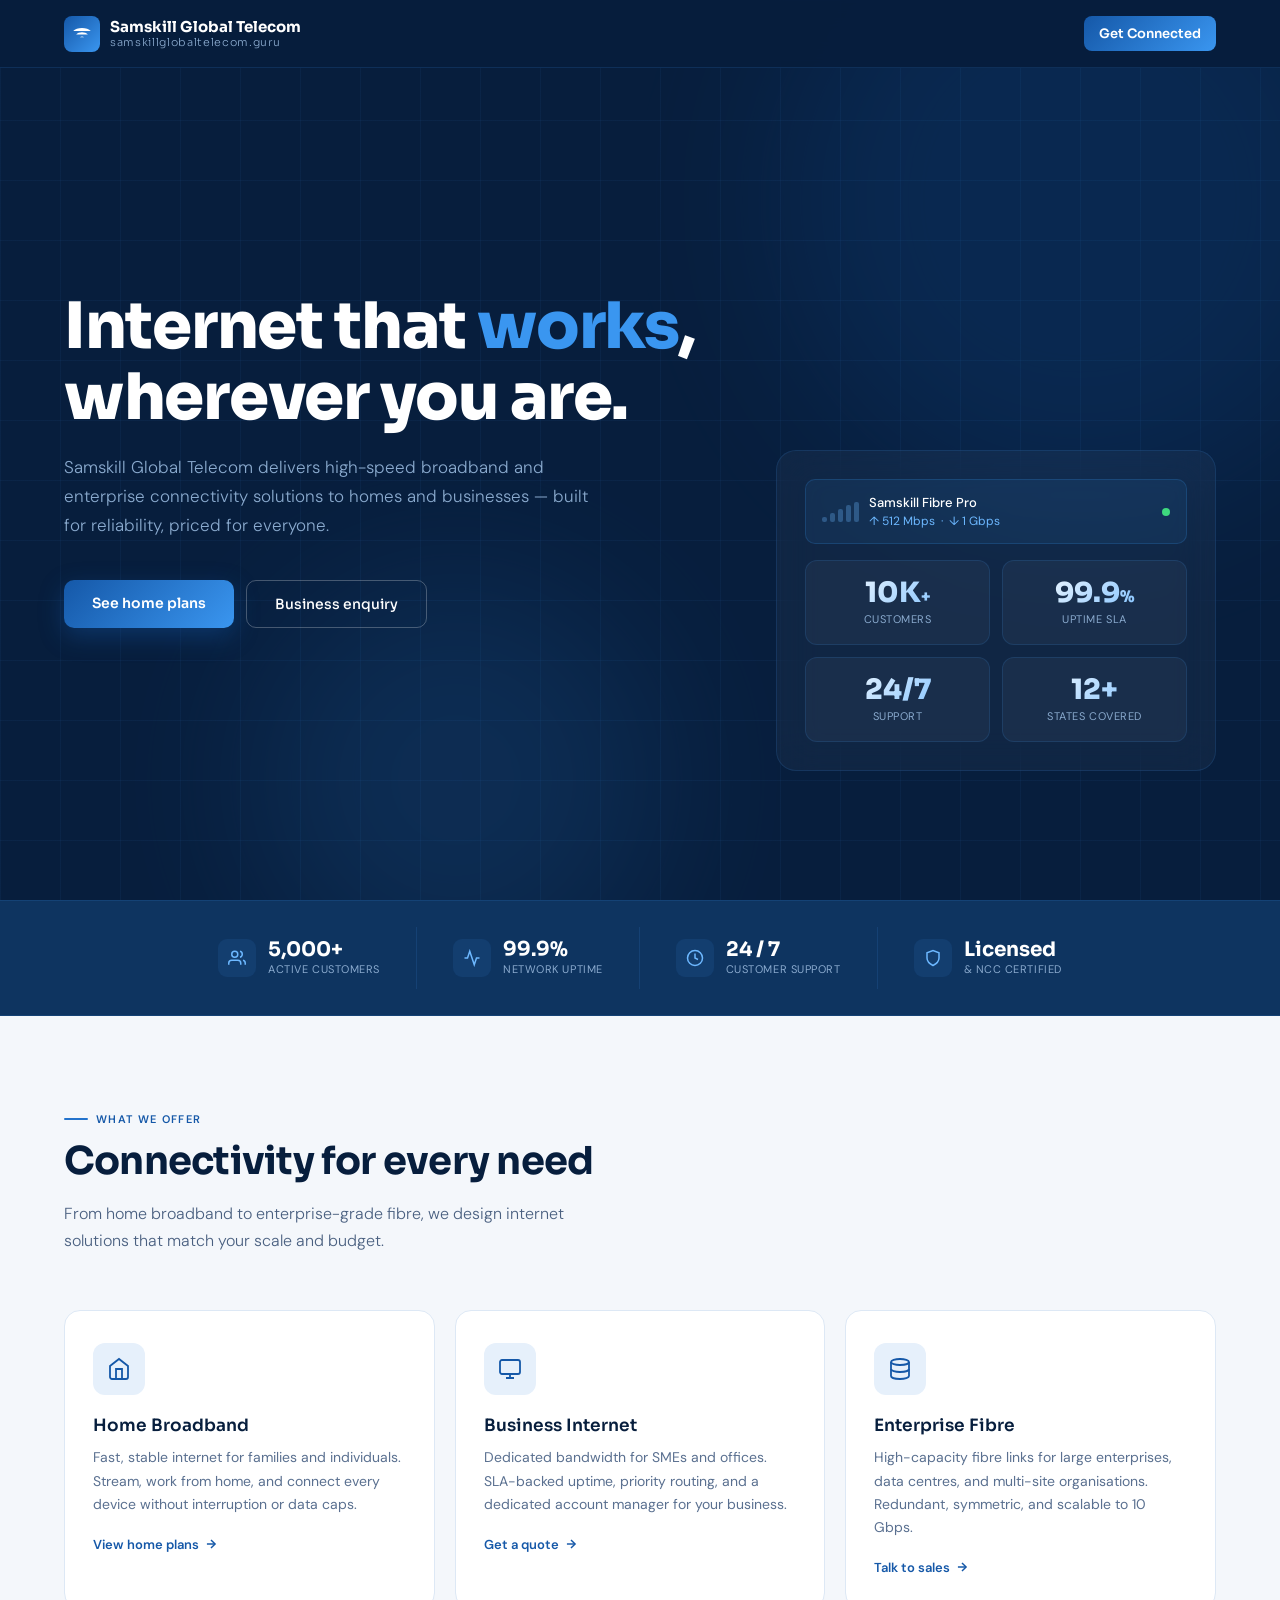
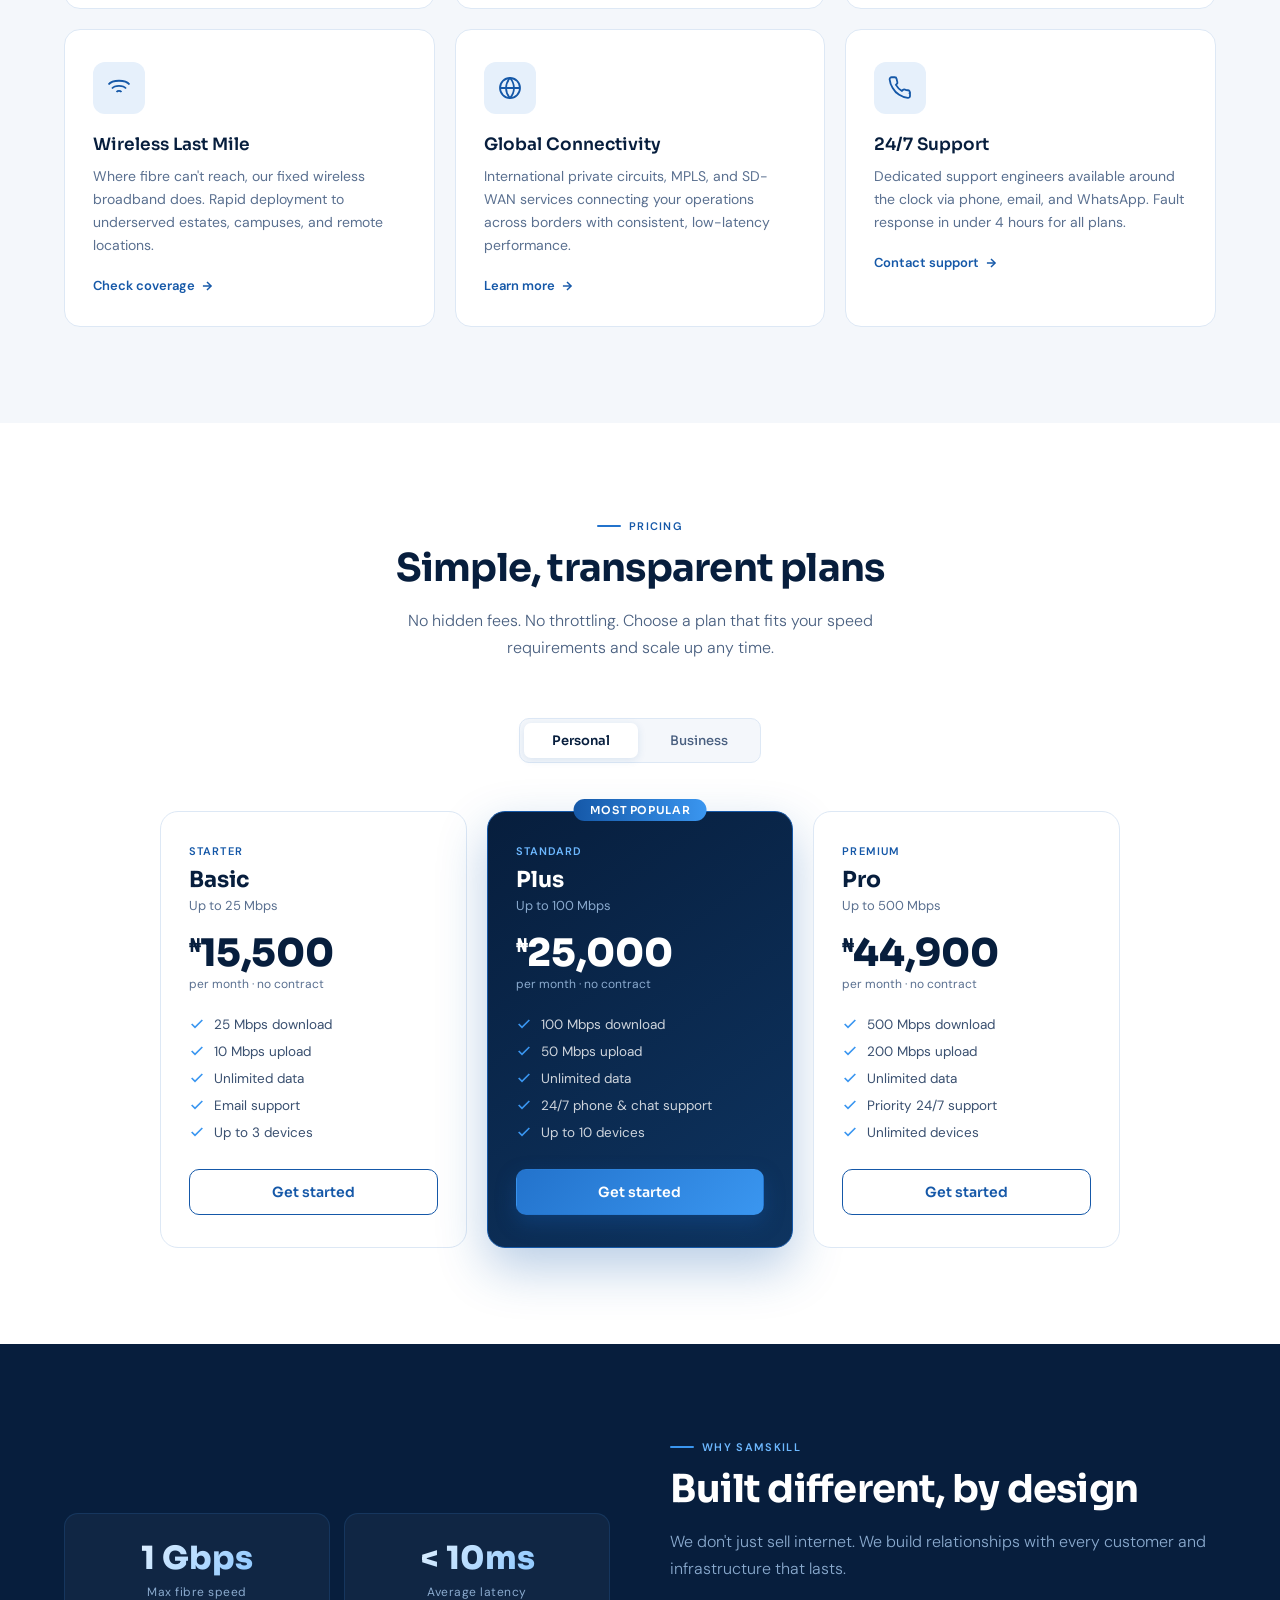
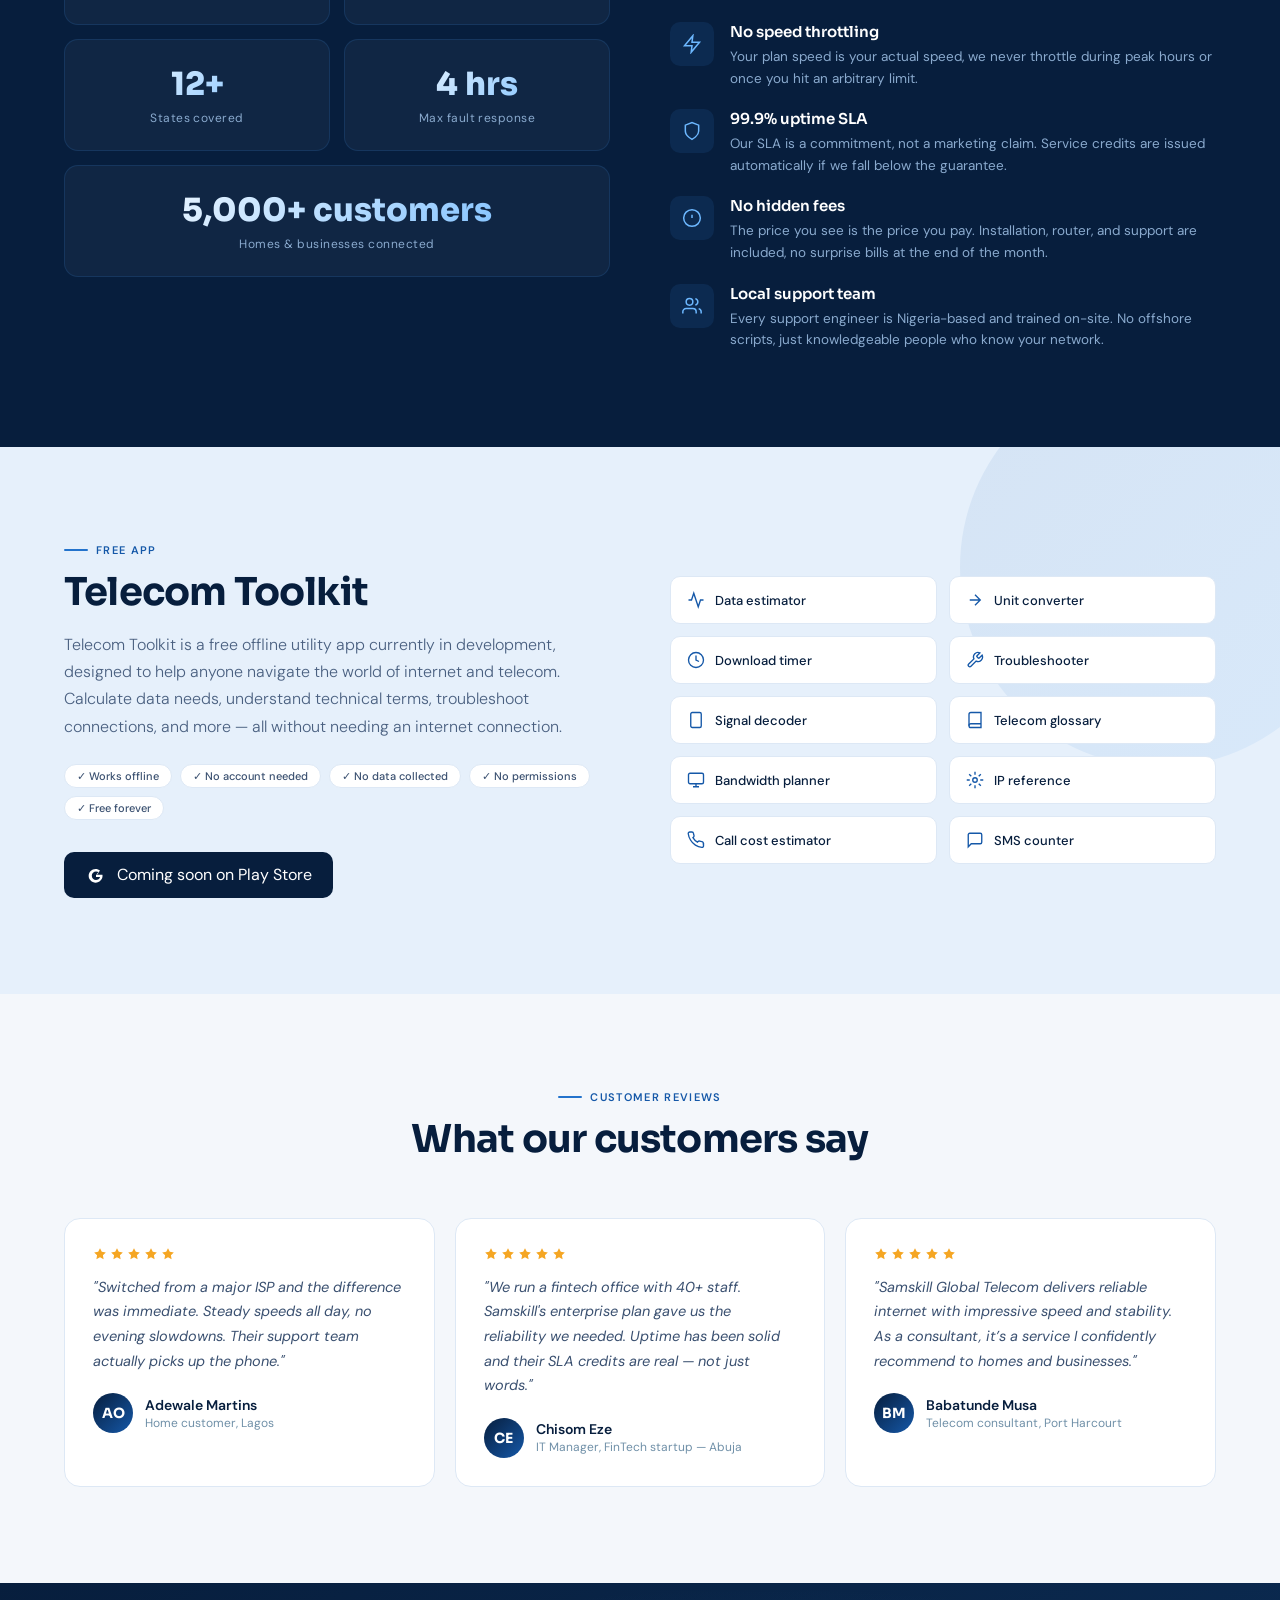
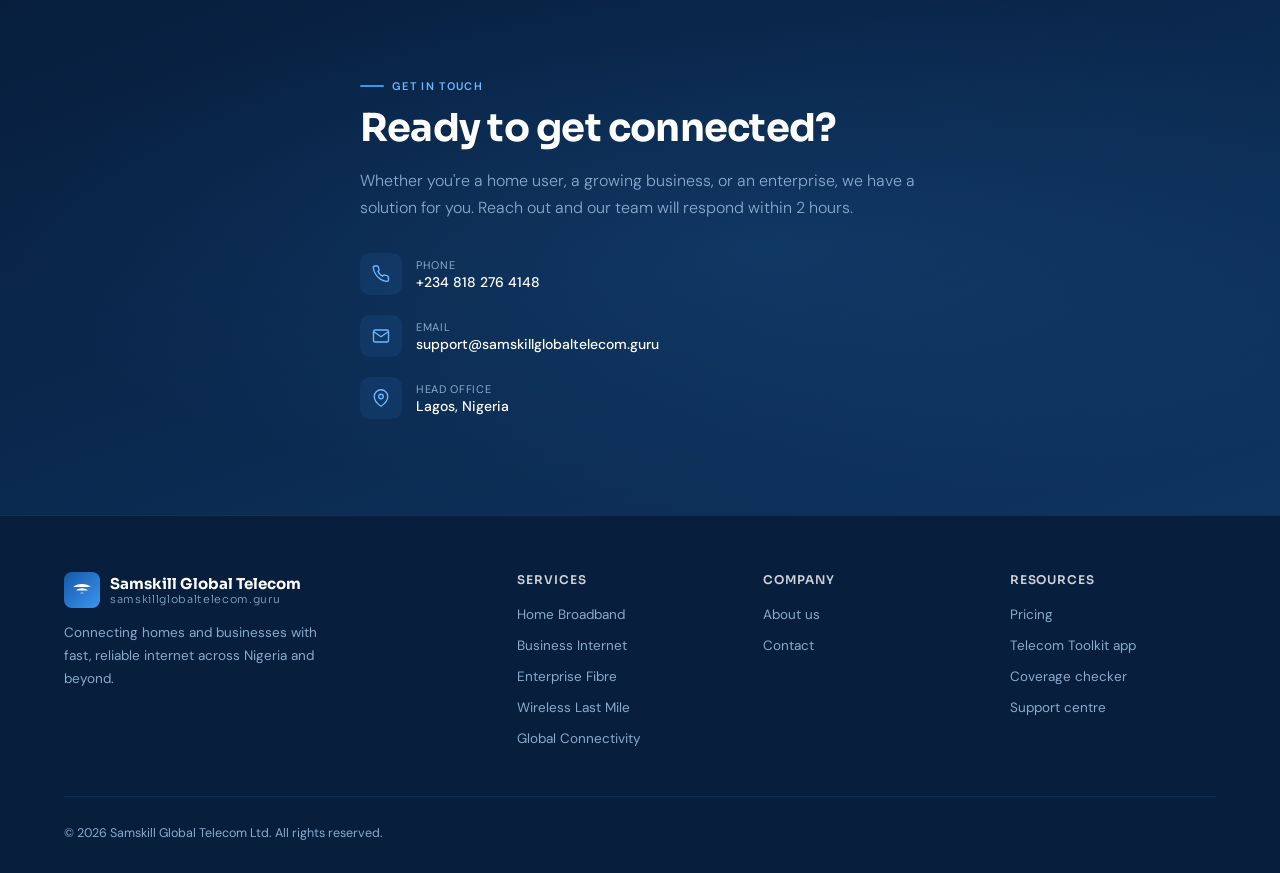
<file: index.html>
<!doctype html>
<html lang="en">
  <head>
    <meta charset="UTF-8" />
    <meta name="viewport" content="width=device-width, initial-scale=1.0" />
    <title>
      Samskill Global Telecom — Global Connectivity, Local Reliability
    </title>
    <link rel="shortcut icon" href="./favicon.ico" type="image/x-icon">
    <link rel="preconnect" href="https://fonts.googleapis.com" />
    <link
      href="https://fonts.googleapis.com/css2?family=Sora:wght@300;400;500;600;700;800&family=DM+Sans:ital,wght@0,300;0,400;0,500;1,300&display=swap"
      rel="stylesheet"
    />
    <link rel="stylesheet" href="./style.css">
  </head>
  <body>
    <!-- NAV -->
    <nav id="navbar">
      <a href="#hero" class="nav-logo">
        <div class="nav-logo-icon">
          <svg viewBox="0 0 24 24">
            <path
              d="M1.5 8.5C5.4 3.5 18.6 3.5 22.5 8.5M5 12.5C7.8 9 16.2 9 19 12.5M9.5 16C10.8 14.5 13.2 14.5 14.5 16M12 20v.01"
            />
          </svg>
        </div>
        <div class="nav-logo-text">
          Samskill Global Telecom
          <span>samskillglobaltelecom.guru</span>
        </div>
      </a>
      <a href="#contact" class="nav-cta">Get Connected</a>
    </nav>

    <!-- HERO -->
    <section id="hero">
      <div class="hero-bg">
        <div class="hero-orb hero-orb-1"></div>
        <div class="hero-orb hero-orb-2"></div>
        <div class="hero-grid-lines"></div>
      </div>

      <div class="hero-content">
        <div></div>
        <h1>Internet that <em>works</em>,<br />wherever you are.</h1>
        <p class="hero-sub">
          Samskill Global Telecom delivers high-speed broadband and enterprise
          connectivity solutions to homes and businesses — built for
          reliability, priced for everyone.
        </p>
        <div class="hero-actions">
          <a href="#plans" class="btn-primary">See home plans</a>
          <a href="#contact" class="btn-outline">Business enquiry</a>
        </div>
      </div>

      <div class="hero-visual">
        <div class="hero-card">
          <div class="hero-signal">
            <div class="signal-bars">
              <span></span><span></span><span></span><span></span><span></span>
            </div>
            <div class="signal-info">
              <div class="signal-name">Samskill Fibre Pro</div>
              <div class="signal-speed">↑ 512 Mbps &nbsp;·&nbsp; ↓ 1 Gbps</div>
            </div>
            <div class="signal-dot"></div>
          </div>
          <div class="hero-stat-grid">
            <div class="hero-stat">
              <div class="hero-stat-num">
                10K<span style="font-size: 16px">+</span>
              </div>
              <div class="hero-stat-label">Customers</div>
            </div>
            <div class="hero-stat">
              <div class="hero-stat-num">
                99.9<span style="font-size: 16px">%</span>
              </div>
              <div class="hero-stat-label">Uptime SLA</div>
            </div>
            <div class="hero-stat">
              <div class="hero-stat-num">24/7</div>
              <div class="hero-stat-label">Support</div>
            </div>
            <div class="hero-stat">
              <div class="hero-stat-num">12+</div>
              <div class="hero-stat-label">States covered</div>
            </div>
          </div>
        </div>
      </div>
    </section>

    <!-- TRUST BAR -->
    <div id="trust">
      <div class="trust-item">
        <div class="trust-icon">
          <svg viewBox="0 0 24 24">
            <path d="M17 21v-2a4 4 0 0 0-4-4H5a4 4 0 0 0-4 4v2" />
            <circle cx="9" cy="7" r="4" />
            <path d="M23 21v-2a4 4 0 0 0-3-3.87" />
            <path d="M16 3.13a4 4 0 0 1 0 7.75" />
          </svg>
        </div>
        <div>
          <div class="trust-num">5,000+</div>
          <div class="trust-label">Active customers</div>
        </div>
      </div>
      <div class="trust-item">
        <div class="trust-icon">
          <svg viewBox="0 0 24 24">
            <polyline points="22 12 18 12 15 21 9 3 6 12 2 12" />
          </svg>
        </div>
        <div>
          <div class="trust-num">99.9%</div>
          <div class="trust-label">Network uptime</div>
        </div>
      </div>
      <div class="trust-item">
        <div class="trust-icon">
          <svg viewBox="0 0 24 24">
            <circle cx="12" cy="12" r="10" />
            <polyline points="12 6 12 12 16 14" />
          </svg>
        </div>
        <div>
          <div class="trust-num">24 / 7</div>
          <div class="trust-label">Customer support</div>
        </div>
      </div>
      <div class="trust-item">
        <div class="trust-icon">
          <svg viewBox="0 0 24 24">
            <path d="M12 22s8-4 8-10V5l-8-3-8 3v7c0 6 8 10 8 10z" />
          </svg>
        </div>
        <div>
          <div class="trust-num">Licensed</div>
          <div class="trust-label">& NCC certified</div>
        </div>
      </div>
    </div>

    <!-- SERVICES -->
    <section id="services">
      <div class="section-header">
        <div class="section-label">What we offer</div>
        <h2 class="section-title">Connectivity for every need</h2>
        <p class="section-sub">
          From home broadband to enterprise-grade fibre, we design internet
          solutions that match your scale and budget.
        </p>
      </div>
      <div class="services-grid">
        <div class="service-card">
          <div class="service-icon">
            <svg viewBox="0 0 24 24">
              <path d="M3 9l9-7 9 7v11a2 2 0 0 1-2 2H5a2 2 0 0 1-2-2z" />
              <polyline points="9 22 9 12 15 12 15 22" />
            </svg>
          </div>
          <h3>Home Broadband</h3>
          <p>
            Fast, stable internet for families and individuals. Stream, work
            from home, and connect every device without interruption or data
            caps.
          </p>
          <a href="#plans" class="service-link">View home plans
            <svg viewBox="0 0 24 24">
              <line x1="5" y1="12" x2="19" y2="12" />
              <polyline points="12 5 19 12 12 19" />
            </svg>
          </a>
        </div>
        <div class="service-card">
          <div class="service-icon">
            <svg viewBox="0 0 24 24">
              <rect x="2" y="3" width="20" height="14" rx="2" />
              <line x1="8" y1="21" x2="16" y2="21" />
              <line x1="12" y1="17" x2="12" y2="21" />
            </svg>
          </div>
          <h3>Business Internet</h3>
          <p>
            Dedicated bandwidth for SMEs and offices. SLA-backed uptime,
            priority routing, and a dedicated account manager for your business.
          </p>
          <a href="#contact" class="service-link"
            >Get a quote
            <svg viewBox="0 0 24 24">
              <line x1="5" y1="12" x2="19" y2="12" />
              <polyline points="12 5 19 12 12 19" /></svg>
          </a>
        </div>
        <div class="service-card">
          <div class="service-icon">
            <svg viewBox="0 0 24 24">
              <ellipse cx="12" cy="5" rx="9" ry="3" />
              <path d="M21 12c0 1.66-4 3-9 3s-9-1.34-9-3" />
              <path d="M3 5v14c0 1.66 4 3 9 3s9-1.34 9-3V5" />
            </svg>
          </div>
          <h3>Enterprise Fibre</h3>
          <p>
            High-capacity fibre links for large enterprises, data centres, and
            multi-site organisations. Redundant, symmetric, and scalable to 10
            Gbps.
          </p>
          <a href="#contact" class="service-link"
            >Talk to sales
            <svg viewBox="0 0 24 24">
              <line x1="5" y1="12" x2="19" y2="12" />
              <polyline points="12 5 19 12 12 19" /></svg>
          </a>
        </div>
        <div class="service-card">
          <div class="service-icon">
            <svg viewBox="0 0 24 24">
              <path
                d="M1.5 8.5C5.4 3.5 18.6 3.5 22.5 8.5M5 12.5C7.8 9 16.2 9 19 12.5M9.5 16C10.8 14.5 13.2 14.5 14.5 16M12 20v.01"
              />
            </svg>
          </div>
          <h3>Wireless Last Mile</h3>
          <p>
            Where fibre can't reach, our fixed wireless broadband does. Rapid
            deployment to underserved estates, campuses, and remote locations.
          </p>
          <a href="#contact" class="service-link"
            >Check coverage
            <svg viewBox="0 0 24 24">
              <line x1="5" y1="12" x2="19" y2="12" />
              <polyline points="12 5 19 12 12 19" /></svg>
          </a>
        </div>
        <div class="service-card">
          <div class="service-icon">
            <svg viewBox="0 0 24 24">
              <circle cx="12" cy="12" r="10" />
              <line x1="2" y1="12" x2="22" y2="12" />
              <path
                d="M12 2a15.3 15.3 0 0 1 4 10 15.3 15.3 0 0 1-4 10 15.3 15.3 0 0 1-4-10 15.3 15.3 0 0 1 4-10z"
              />
            </svg>
          </div>
          <h3>Global Connectivity</h3>
          <p>
            International private circuits, MPLS, and SD-WAN services connecting
            your operations across borders with consistent, low-latency
            performance.
          </p>
          <a href="#contact" class="service-link"
            >Learn more
            <svg viewBox="0 0 24 24">
              <line x1="5" y1="12" x2="19" y2="12" />
              <polyline points="12 5 19 12 12 19" /></svg>
          </a>
        </div>
        <div class="service-card">
          <div class="service-icon">
            <svg viewBox="0 0 24 24">
              <path
                d="M22 16.92v3a2 2 0 0 1-2.18 2 19.79 19.79 0 0 1-8.63-3.07A19.5 19.5 0 0 1 4.69 12a19.79 19.79 0 0 1-3.07-8.67A2 2 0 0 1 3.6 1.27h3a2 2 0 0 1 2 1.72c.127.96.361 1.903.7 2.81a2 2 0 0 1-.45 2.11L7.91 8.91a16 16 0 0 0 6 6l.92-.92a2 2 0 0 1 2.11-.45c.907.339 1.85.573 2.81.7A2 2 0 0 1 21.73 16.92z"
              />
            </svg>
          </div>
          <h3>24/7 Support</h3>
          <p>
            Dedicated support engineers available around the clock via phone,
            email, and WhatsApp. Fault response in under 4 hours for all plans.
          </p>
          <a href="#contact" class="service-link"
            >Contact support
            <svg viewBox="0 0 24 24">
              <line x1="5" y1="12" x2="19" y2="12" />
              <polyline points="12 5 19 12 12 19" /></svg>
          </a>
        </div>
      </div>
    </section>

    <!-- PLANS -->
    <section id="plans">
      <div
        class="section-header"
        style="
          text-align: center;
          max-width: 600px;
          margin-left: auto;
          margin-right: auto;
        "
      >
        <div class="section-label" style="justify-content: center">Pricing</div>
        <h2 class="section-title">Simple, transparent plans</h2>
        <p class="section-sub" style="margin: 0 auto">
          No hidden fees. No throttling. Choose a plan that fits your speed
          requirements and scale up any time.
        </p>
      </div>

      <div class="plans-toggle-wrap">
        <div class="plans-toggle">
          <button
            class="toggle-btn active"
            id="btn-personal"
            onclick="switchPlans('personal')"
          >
            Personal
          </button>
          <button
            class="toggle-btn"
            id="btn-business"
            onclick="switchPlans('business')"
          >
            Business
          </button>
        </div>
      </div>

      <!-- Personal Plans -->
      <div class="plans-data" id="plans-personal">
        <div class="plans-grid">
          <div class="plan-card">
            <div class="plan-tier">Starter</div>
            <div class="plan-name">Basic</div>
            <div class="plan-speed">Up to 25 Mbps</div>
            <div class="plan-price">
              <div class="plan-price-num"><sup>₦</sup>15,500</div>
              <div class="plan-price-period">per month · no contract</div>
            </div>
            <ul class="plan-features">
              <li>
                <svg viewBox="0 0 24 24">
                  <polyline points="20 6 9 17 4 12" />
                </svg>
                25 Mbps download
              </li>
              <li>
                <svg viewBox="0 0 24 24">
                  <polyline points="20 6 9 17 4 12" />
                </svg>
                10 Mbps upload
              </li>
              <li>
                <svg viewBox="0 0 24 24">
                  <polyline points="20 6 9 17 4 12" />
                </svg>
                Unlimited data
              </li>
              <li>
                <svg viewBox="0 0 24 24">
                  <polyline points="20 6 9 17 4 12" />
                </svg>
                Email support
              </li>
              <li>
                <svg viewBox="0 0 24 24">
                  <polyline points="20 6 9 17 4 12" />
                </svg>
                Up to 3 devices
              </li>
            </ul>
            <a href="#contact" class="plan-cta-btn">Get started</a>
          </div>
          <div class="plan-card popular">
            <div class="plan-popular-badge">MOST POPULAR</div>
            <div class="plan-tier">Standard</div>
            <div class="plan-name">Plus</div>
            <div class="plan-speed">Up to 100 Mbps</div>
            <div class="plan-price">
              <div class="plan-price-num"><sup>₦</sup>25,000</div>
              <div class="plan-price-period">per month · no contract</div>
            </div>
            <ul class="plan-features">
              <li>
                <svg viewBox="0 0 24 24">
                  <polyline points="20 6 9 17 4 12" />
                </svg>
                100 Mbps download
              </li>
              <li>
                <svg viewBox="0 0 24 24">
                  <polyline points="20 6 9 17 4 12" />
                </svg>
                50 Mbps upload
              </li>
              <li>
                <svg viewBox="0 0 24 24">
                  <polyline points="20 6 9 17 4 12" />
                </svg>
                Unlimited data
              </li>
              <li>
                <svg viewBox="0 0 24 24">
                  <polyline points="20 6 9 17 4 12" />
                </svg>
                24/7 phone & chat support
              </li>
              <li>
                <svg viewBox="0 0 24 24">
                  <polyline points="20 6 9 17 4 12" />
                </svg>
                Up to 10 devices
              </li>
            </ul>
            <a href="#contact" class="plan-cta-btn">Get started</a>
          </div>
          <div class="plan-card">
            <div class="plan-tier">Premium</div>
            <div class="plan-name">Pro</div>
            <div class="plan-speed">Up to 500 Mbps</div>
            <div class="plan-price">
              <div class="plan-price-num"><sup>₦</sup>44,900</div>
              <div class="plan-price-period">per month · no contract</div>
            </div>
            <ul class="plan-features">
              <li>
                <svg viewBox="0 0 24 24">
                  <polyline points="20 6 9 17 4 12" />
                </svg>
                500 Mbps download
              </li>
              <li>
                <svg viewBox="0 0 24 24">
                  <polyline points="20 6 9 17 4 12" />
                </svg>
                200 Mbps upload
              </li>
              <li>
                <svg viewBox="0 0 24 24">
                  <polyline points="20 6 9 17 4 12" />
                </svg>
                Unlimited data
              </li>
              <li>
                <svg viewBox="0 0 24 24">
                  <polyline points="20 6 9 17 4 12" />
                </svg>
                Priority 24/7 support
              </li>
              <li>
                <svg viewBox="0 0 24 24">
                  <polyline points="20 6 9 17 4 12" />
                </svg>
                Unlimited devices
              </li>
            </ul>
            <a href="#contact" class="plan-cta-btn">Get started</a>
          </div>
        </div>
      </div>

      <!-- Business Plans -->
      <div class="plans-business" id="plans-business">
        <div class="plans-grid">
          <div class="plan-card">
            <div class="plan-tier">Business</div>
            <div class="plan-name">Office</div>
            <div class="plan-speed">Up to 100 Mbps symmetric</div>
            <div class="plan-price">
              <div class="plan-price-num"><sup>₦</sup>49,900</div>
              <div class="plan-price-period">per month · 12-month contract</div>
            </div>
            <ul class="plan-features">
              <li>
                <svg viewBox="0 0 24 24">
                  <polyline points="20 6 9 17 4 12" />
                </svg>
                100 Mbps symmetric
              </li>
              <li>
                <svg viewBox="0 0 24 24">
                  <polyline points="20 6 9 17 4 12" />
                </svg>
                Static IP address
              </li>
              <li>
                <svg viewBox="0 0 24 24">
                  <polyline points="20 6 9 17 4 12" />
                </svg>
                99.5% uptime SLA
              </li>
              <li>
                <svg viewBox="0 0 24 24">
                  <polyline points="20 6 9 17 4 12" />
                </svg>
                Business support line
              </li>
              <li>
                <svg viewBox="0 0 24 24">
                  <polyline points="20 6 9 17 4 12" />
                </svg>
                Up to 25 devices
              </li>
            </ul>
            <a href="#contact" class="plan-cta-btn">Get a quote</a>
          </div>
          <div class="plan-card popular">
            <div class="plan-popular-badge">MOST POPULAR</div>
            <div class="plan-tier">Business</div>
            <div class="plan-name">Enterprise</div>
            <div class="plan-speed">Up to 500 Mbps symmetric</div>
            <div class="plan-price">
              <div class="plan-price-num"><sup>₦</sup>119,900</div>
              <div class="plan-price-period">per month · 12-month contract</div>
            </div>
            <ul class="plan-features">
              <li>
                <svg viewBox="0 0 24 24">
                  <polyline points="20 6 9 17 4 12" />
                </svg>
                500 Mbps symmetric
              </li>
              <li>
                <svg viewBox="0 0 24 24">
                  <polyline points="20 6 9 17 4 12" />
                </svg>
                Multiple static IPs
              </li>
              <li>
                <svg viewBox="0 0 24 24">
                  <polyline points="20 6 9 17 4 12" />
                </svg>
                99.9% uptime SLA
              </li>
              <li>
                <svg viewBox="0 0 24 24">
                  <polyline points="20 6 9 17 4 12" />
                </svg>
                Dedicated account manager
              </li>
              <li>
                <svg viewBox="0 0 24 24">
                  <polyline points="20 6 9 17 4 12" />
                </svg>
                Unlimited devices
              </li>
            </ul>
            <a href="#contact" class="plan-cta-btn">Get a quote</a>
          </div>
          <div class="plan-card">
            <div class="plan-tier">Business</div>
            <div class="plan-name">Fibre Plus</div>
            <div class="plan-speed">1 Gbps+ symmetric</div>
            <div class="plan-price">
              <div class="plan-price-num">Custom</div>
              <div class="plan-price-period">tailored to your needs</div>
            </div>
            <ul class="plan-features">
              <li>
                <svg viewBox="0 0 24 24">
                  <polyline points="20 6 9 17 4 12" />
                </svg>
                1 Gbps+ symmetric
              </li>
              <li>
                <svg viewBox="0 0 24 24">
                  <polyline points="20 6 9 17 4 12" />
                </svg>
                Full IP block
              </li>
              <li>
                <svg viewBox="0 0 24 24">
                  <polyline points="20 6 9 17 4 12" />
                </svg>
                99.99% uptime SLA
              </li>
              <li>
                <svg viewBox="0 0 24 24">
                  <polyline points="20 6 9 17 4 12" />
                </svg>
                On-site engineer support
              </li>
              <li>
                <svg viewBox="0 0 24 24">
                  <polyline points="20 6 9 17 4 12" />
                </svg>
                Redundant links
              </li>
            </ul>
            <a href="#contact" class="plan-cta-btn">Contact sales</a>
          </div>
        </div>
      </div>
    </section>

    <!-- WHY CHOOSE US -->
    <section id="why">
      <div class="why-grid">
        <div class="why-visual">
          <div class="why-metric">
            <div class="why-metric-num">1 Gbps</div>
            <div class="why-metric-label">Max fibre speed</div>
          </div>
          <div class="why-metric">
            <div class="why-metric-num">&lt; 10ms</div>
            <div class="why-metric-label">Average latency</div>
          </div>
          <div class="why-metric">
            <div class="why-metric-num">12+</div>
            <div class="why-metric-label">States covered</div>
          </div>
          <div class="why-metric">
            <div class="why-metric-num">4 hrs</div>
            <div class="why-metric-label">Max fault response</div>
          </div>
          <div class="why-metric span-2">
            <div class="why-metric-num">5,000+ customers</div>
            <div class="why-metric-label">Homes & businesses connected</div>
          </div>
        </div>

        <div>
          <div class="section-label">Why Samskill</div>
          <h2 class="section-title">Built different, by design</h2>
          <p class="section-sub" style="margin-bottom: 2.5rem">
            We don't just sell internet. We build relationships with every
            customer and infrastructure that lasts.
          </p>
          <div class="why-points">
            <div class="why-point">
              <div class="why-point-icon">
                <svg viewBox="0 0 24 24">
                  <path d="M13 2L3 14h9l-1 8 10-12h-9l1-8z" />
                </svg>
              </div>
              <div>
                <h4>No speed throttling</h4>
                <p>
                  Your plan speed is your actual speed, we never throttle
                  during peak hours or once you hit an arbitrary limit.
                </p>
              </div>
            </div>
            <div class="why-point">
              <div class="why-point-icon">
                <svg viewBox="0 0 24 24">
                  <path d="M12 22s8-4 8-10V5l-8-3-8 3v7c0 6 8 10 8 10z" />
                </svg>
              </div>
              <div>
                <h4>99.9% uptime SLA</h4>
                <p>
                  Our SLA is a commitment, not a marketing claim. Service
                  credits are issued automatically if we fall below the
                  guarantee.
                </p>
              </div>
            </div>
            <div class="why-point">
              <div class="why-point-icon">
                <svg viewBox="0 0 24 24">
                  <circle cx="12" cy="12" r="10" />
                  <line x1="12" y1="8" x2="12" y2="12" />
                  <line x1="12" y1="16" x2="12.01" y2="16" />
                </svg>
              </div>
              <div>
                <h4>No hidden fees</h4>
                <p>
                  The price you see is the price you pay. Installation, router,
                  and support are included, no surprise bills at the end of the
                  month.
                </p>
              </div>
            </div>
            <div class="why-point">
              <div class="why-point-icon">
                <svg viewBox="0 0 24 24">
                  <path d="M17 21v-2a4 4 0 0 0-4-4H5a4 4 0 0 0-4 4v2" />
                  <circle cx="9" cy="7" r="4" />
                  <path d="M23 21v-2a4 4 0 0 0-3-3.87" />
                  <path d="M16 3.13a4 4 0 0 1 0 7.75" />
                </svg>
              </div>
              <div>
                <h4>Local support team</h4>
                <p>
                  Every support engineer is Nigeria-based and trained on-site.
                  No offshore scripts, just knowledgeable people who know your
                  network.
                </p>
              </div>
            </div>
          </div>
        </div>
      </div>
    </section>

    <!-- APP SECTION -->
    <section id="app">
      <div class="app-grid">
        <div>
          <div class="section-label">Free app</div>
          <h2 class="section-title">Telecom Toolkit</h2>
          <p class="section-sub">
            Telecom Toolkit is a free offline utility app currently in development, 
            designed to help anyone navigate the world of internet and telecom. 
            Calculate data needs, understand technical terms, troubleshoot 
            connections, and more — all without needing an internet connection.
          </p>

          <div class="app-badges">
            <span class="app-badge">✓ Works offline</span>
            <span class="app-badge">✓ No account needed</span>
            <span class="app-badge">✓ No data collected</span>
            <span class="app-badge">✓ No permissions</span>
            <span class="app-badge">✓ Free forever</span>
          </div>

          <div class="app-store-btns">
            <a href="#app" class="app-store-btn">
              <svg viewBox="0 0 24 24">
                <path
                  d="M12.954 11.616L15.204 9.366C14.441 8.603 13.316 8.14 12.001 8.14c-2.53 0-4.592 2.062-4.592 4.592s2.062 4.591 4.592 4.591c2.143 0 3.92-1.374 4.461-3.246h-4.461v-2.461h7.001c.081.427.124.865.124 1.316 0 4.138-3.362 7.5-7.5 7.5C7.357 20.432 4 17.075 4 12.937S7.357 5.437 11.495 5.437c1.898 0 3.627.702 4.935 1.851l-3.476 3.476v.852z"
                />
              </svg>
              <div>
                <div class="app-store-label">Coming soon on Play Store</div>
              </div>
            </a>
          </div>
        </div>

        <div>
          <div class="app-tools-grid">
            <div class="app-tool-chip">
              <svg viewBox="0 0 24 24">
                <polyline points="22 12 18 12 15 21 9 3 6 12 2 12" />
              </svg>
              <span>Data estimator</span>
            </div>
            <div class="app-tool-chip">
              <svg viewBox="0 0 24 24"><path d="M5 12h14M12 5l7 7-7 7" /></svg>
              <span>Unit converter</span>
            </div>
            <div class="app-tool-chip">
              <svg viewBox="0 0 24 24">
                <circle cx="12" cy="12" r="10" />
                <polyline points="12 6 12 12 16 14" />
              </svg>
              <span>Download timer</span>
            </div>
            <div class="app-tool-chip">
              <svg viewBox="0 0 24 24">
                <path
                  d="M14.7 6.3a1 1 0 0 0 0 1.4l1.6 1.6a1 1 0 0 0 1.4 0l3.77-3.77a6 6 0 0 1-7.94 7.94l-6.91 6.91a2.12 2.12 0 0 1-3-3l6.91-6.91a6 6 0 0 1 7.94-7.94l-3.76 3.76z"
                />
              </svg>
              <span>Troubleshooter</span>
            </div>
            <div class="app-tool-chip">
              <svg viewBox="0 0 24 24">
                <rect x="5" y="2" width="14" height="20" rx="2" />
                <line x1="12" y1="18" x2="12" y2="18" />
              </svg>
              <span>Signal decoder</span>
            </div>
            <div class="app-tool-chip">
              <svg viewBox="0 0 24 24">
                <path d="M4 19.5A2.5 2.5 0 0 1 6.5 17H20" />
                <path
                  d="M6.5 2H20v20H6.5A2.5 2.5 0 0 1 4 19.5v-15A2.5 2.5 0 0 1 6.5 2z"
                />
              </svg>
              <span>Telecom glossary</span>
            </div>
            <div class="app-tool-chip">
              <svg viewBox="0 0 24 24">
                <rect x="2" y="3" width="20" height="14" rx="2" />
                <path d="M8 21h8M12 17v4" />
              </svg>
              <span>Bandwidth planner</span>
            </div>
            <div class="app-tool-chip">
              <svg viewBox="0 0 24 24">
                <circle cx="12" cy="12" r="3" />
                <path
                  d="M12 1v4M12 19v4M4.22 4.22l2.83 2.83M16.95 16.95l2.83 2.83M1 12h4M19 12h4M4.22 19.78l2.83-2.83M16.95 7.05l2.83-2.83"
                />
              </svg>
              <span>IP reference</span>
            </div>
            <div class="app-tool-chip">
              <svg viewBox="0 0 24 24">
                <path
                  d="M22 16.92v3a2 2 0 0 1-2.18 2 19.79 19.79 0 0 1-8.63-3.07A19.5 19.5 0 0 1 4.69 12a19.79 19.79 0 0 1-3.07-8.67A2 2 0 0 1 3.6 1.27h3a2 2 0 0 1 2 1.72c.127.96.361 1.903.7 2.81a2 2 0 0 1-.45 2.11L7.91 8.91a16 16 0 0 0 6 6l.92-.92a2 2 0 0 1 2.11-.45c.907.339 1.85.573 2.81.7A2 2 0 0 1 21.73 16.92z"
                />
              </svg>
              <span>Call cost estimator</span>
            </div>
            <div class="app-tool-chip">
              <svg viewBox="0 0 24 24">
                <path
                  d="M21 15a2 2 0 0 1-2 2H7l-4 4V5a2 2 0 0 1 2-2h14a2 2 0 0 1 2 2z"
                />
              </svg>
              <span>SMS counter</span>
            </div>
          </div>
        </div>
      </div>
    </section>

    <!-- TESTIMONIALS -->
    <section id="testimonials">
      <div
        class="section-header"
        style="
          text-align: center;
          max-width: 560px;
          margin-left: auto;
          margin-right: auto;
        "
      >
        <div class="section-label" style="justify-content: center">
          Customer reviews
        </div>
        <h2 class="section-title">What our customers say</h2>
      </div>
      <div class="testimonials-grid">
        <div class="testimonial-card">
          <div class="testimonial-stars">
            <svg viewBox="0 0 24 24">
              <polygon
                points="12 2 15.09 8.26 22 9.27 17 14.14 18.18 21.02 12 17.77 5.82 21.02 7 14.14 2 9.27 8.91 8.26 12 2"
              />
            </svg>
            <svg viewBox="0 0 24 24">
              <polygon
                points="12 2 15.09 8.26 22 9.27 17 14.14 18.18 21.02 12 17.77 5.82 21.02 7 14.14 2 9.27 8.91 8.26 12 2"
              />
            </svg>
            <svg viewBox="0 0 24 24">
              <polygon
                points="12 2 15.09 8.26 22 9.27 17 14.14 18.18 21.02 12 17.77 5.82 21.02 7 14.14 2 9.27 8.91 8.26 12 2"
              />
            </svg>
            <svg viewBox="0 0 24 24">
              <polygon
                points="12 2 15.09 8.26 22 9.27 17 14.14 18.18 21.02 12 17.77 5.82 21.02 7 14.14 2 9.27 8.91 8.26 12 2"
              />
            </svg>
            <svg viewBox="0 0 24 24">
              <polygon
                points="12 2 15.09 8.26 22 9.27 17 14.14 18.18 21.02 12 17.77 5.82 21.02 7 14.14 2 9.27 8.91 8.26 12 2"
              />
            </svg>
          </div>
          <p class="testimonial-text">
            "Switched from a major ISP and the difference was immediate. Steady
            speeds all day, no evening slowdowns. Their support team actually
            picks up the phone."
          </p>
          <div class="testimonial-author">
            <div class="testimonial-avatar">AO</div>
            <div>
              <div class="testimonial-name">Adewale Martins</div>
              <div class="testimonial-role">Home customer, Lagos</div>
            </div>
          </div>
        </div>
        <div class="testimonial-card">
          <div class="testimonial-stars">
            <svg viewBox="0 0 24 24">
              <polygon
                points="12 2 15.09 8.26 22 9.27 17 14.14 18.18 21.02 12 17.77 5.82 21.02 7 14.14 2 9.27 8.91 8.26 12 2"
              />
            </svg>
            <svg viewBox="0 0 24 24">
              <polygon
                points="12 2 15.09 8.26 22 9.27 17 14.14 18.18 21.02 12 17.77 5.82 21.02 7 14.14 2 9.27 8.91 8.26 12 2"
              />
            </svg>
            <svg viewBox="0 0 24 24">
              <polygon
                points="12 2 15.09 8.26 22 9.27 17 14.14 18.18 21.02 12 17.77 5.82 21.02 7 14.14 2 9.27 8.91 8.26 12 2"
              />
            </svg>
            <svg viewBox="0 0 24 24">
              <polygon
                points="12 2 15.09 8.26 22 9.27 17 14.14 18.18 21.02 12 17.77 5.82 21.02 7 14.14 2 9.27 8.91 8.26 12 2"
              />
            </svg>
            <svg viewBox="0 0 24 24">
              <polygon
                points="12 2 15.09 8.26 22 9.27 17 14.14 18.18 21.02 12 17.77 5.82 21.02 7 14.14 2 9.27 8.91 8.26 12 2"
              />
            </svg>
          </div>
          <p class="testimonial-text">
            "We run a fintech office with 40+ staff. Samskill's enterprise plan
            gave us the reliability we needed. Uptime has been solid and their
            SLA credits are real — not just words."
          </p>
          <div class="testimonial-author">
            <div class="testimonial-avatar">CE</div>
            <div>
              <div class="testimonial-name">Chisom Eze</div>
              <div class="testimonial-role">
                IT Manager, FinTech startup — Abuja
              </div>
            </div>
          </div>
        </div>
        <div class="testimonial-card">
          <div class="testimonial-stars">
            <svg viewBox="0 0 24 24">
              <polygon
                points="12 2 15.09 8.26 22 9.27 17 14.14 18.18 21.02 12 17.77 5.82 21.02 7 14.14 2 9.27 8.91 8.26 12 2"
              />
            </svg>
            <svg viewBox="0 0 24 24">
              <polygon
                points="12 2 15.09 8.26 22 9.27 17 14.14 18.18 21.02 12 17.77 5.82 21.02 7 14.14 2 9.27 8.91 8.26 12 2"
              />
            </svg>
            <svg viewBox="0 0 24 24">
              <polygon
                points="12 2 15.09 8.26 22 9.27 17 14.14 18.18 21.02 12 17.77 5.82 21.02 7 14.14 2 9.27 8.91 8.26 12 2"
              />
            </svg>
            <svg viewBox="0 0 24 24">
              <polygon
                points="12 2 15.09 8.26 22 9.27 17 14.14 18.18 21.02 12 17.77 5.82 21.02 7 14.14 2 9.27 8.91 8.26 12 2"
              />
            </svg>
            <svg viewBox="0 0 24 24">
              <polygon
                points="12 2 15.09 8.26 22 9.27 17 14.14 18.18 21.02 12 17.77 5.82 21.02 7 14.14 2 9.27 8.91 8.26 12 2"
              />
            </svg>
          </div>
          <p class="testimonial-text">
            "Samskill Global Telecom delivers reliable internet with impressive 
            speed and stability. As a consultant, it’s a service I confidently 
            recommend to homes and businesses."
          </p>
          <div class="testimonial-author">
            <div class="testimonial-avatar">BM</div>
            <div>
              <div class="testimonial-name">Babatunde Musa</div>
              <div class="testimonial-role">
                Telecom consultant, Port Harcourt
              </div>
            </div>
          </div>
        </div>
      </div>
    </section>

    <!-- CONTACT -->
    <section id="contact">
      <div class="contact-grid">
        <div>
          <div class="section-label">Get in touch</div>
          <h2 class="section-title">Ready to get connected?</h2>
          <p class="section-sub">
            Whether you're a home user, a growing business, or an enterprise,
            we have a solution for you. Reach out and our team will respond
            within 2 hours.
          </p>
          <div class="contact-info">
            <div class="contact-info-item">
              <div class="contact-info-icon">
                <svg viewBox="0 0 24 24">
                  <path
                    d="M22 16.92v3a2 2 0 0 1-2.18 2 19.79 19.79 0 0 1-8.63-3.07A19.5 19.5 0 0 1 4.69 12a19.79 19.79 0 0 1-3.07-8.67A2 2 0 0 1 3.6 1.27h3a2 2 0 0 1 2 1.72c.127.96.361 1.903.7 2.81a2 2 0 0 1-.45 2.11L7.91 8.91a16 16 0 0 0 6 6l.92-.92a2 2 0 0 1 2.11-.45c.907.339 1.85.573 2.81.7A2 2 0 0 1 21.73 16.92z"
                  />
                </svg>
              </div>
              <div>
                <div class="contact-info-label">Phone</div>
                <div class="contact-info-value">+234 818 276 4148</div>
              </div>
            </div>
            <div class="contact-info-item">
              <div class="contact-info-icon">
                <svg viewBox="0 0 24 24">
                  <path
                    d="M4 4h16c1.1 0 2 .9 2 2v12c0 1.1-.9 2-2 2H4c-1.1 0-2-.9-2-2V6c0-1.1.9-2 2-2z"
                  />
                  <polyline points="22,6 12,13 2,6" />
                </svg>
              </div>
              <div>
                <div class="contact-info-label">Email</div>
                <div class="contact-info-value">
                  support@samskillglobaltelecom.guru
                </div>
              </div>
            </div>
            <div class="contact-info-item">
              <div class="contact-info-icon">
                <svg viewBox="0 0 24 24">
                  <path d="M21 10c0 7-9 13-9 13s-9-6-9-13a9 9 0 0 1 18 0z" />
                  <circle cx="12" cy="10" r="3" />
                </svg>
              </div>
              <div>
                <div class="contact-info-label">Head office</div>
                <div class="contact-info-value">Lagos, Nigeria</div>
              </div>
            </div>
          </div>
        </div>
      </div>
    </section>

    <!-- FOOTER -->
    <footer>
      <div class="footer-grid">
        <div class="footer-brand">
          <a href="#hero" class="nav-logo" style="text-decoration: none">
            <div class="nav-logo-icon">
              <svg viewBox="0 0 24 24" fill="white">
                <path
                  d="M1.5 8.5C5.4 3.5 18.6 3.5 22.5 8.5M5 12.5C7.8 9 16.2 9 19 12.5M9.5 16C10.8 14.5 13.2 14.5 14.5 16M12 20v.01"
                />
              </svg>
            </div>
            <div class="nav-logo-text">
              Samskill Global Telecom
              <span>samskillglobaltelecom.guru</span>
            </div>
          </a>
          <p>
            Connecting homes and businesses with fast, reliable internet across
            Nigeria and beyond.
          </p>
        </div>
        <div class="footer-col">
          <h5>Services</h5>
          <ul>
            <li><a href="#services">Home Broadband</a></li>
            <li><a href="#services">Business Internet</a></li>
            <li><a href="#services">Enterprise Fibre</a></li>
            <li><a href="#services">Wireless Last Mile</a></li>
            <li><a href="#services">Global Connectivity</a></li>
          </ul>
        </div>
        <div class="footer-col">
          <h5>Company</h5>
          <ul>
            <li><a href="#">About us</a></li>
            <li><a href="#contact">Contact</a></li>
          </ul>
        </div>
        <div class="footer-col">
          <h5>Resources</h5>
          <ul>
            <li><a href="#plans">Pricing</a></li>
            <li><a href="#app">Telecom Toolkit app</a></li>
            <li><a href="#contact">Coverage checker</a></li>
            <li><a href="#contact">Support centre</a></li>
          </ul>
        </div>
      </div>
      <div class="footer-bottom">
        <p>© 2026 Samskill Global Telecom Ltd. All rights reserved.</p>
      </div>
    </footer>

    <script>
      // Plans toggle
      function switchPlans(type) {
        const personal = document.getElementById("plans-personal");
        const business = document.getElementById("plans-business");
        const btnP = document.getElementById("btn-personal");
        const btnB = document.getElementById("btn-business");
        if (type === "personal") {
          personal.style.display = "block";
          business.style.display = "none";
          btnP.classList.add("active");
          btnB.classList.remove("active");
        } else {
          personal.style.display = "none";
          business.style.display = "block";
          btnB.classList.add("active");
          btnP.classList.remove("active");
        }
      }

      // Scroll-triggered fade-in
      const observer = new IntersectionObserver(
        (entries) => {
          entries.forEach((e) => {
            if (e.isIntersecting) {
              e.target.style.opacity = "1";
              e.target.style.transform = "translateY(0)";
            }
          });
        },
        { threshold: 0.1 },
      );

      document
        .querySelectorAll(
          ".service-card, .plan-card, .testimonial-card, .why-point, .app-tool-chip, .why-metric",
        )
        .forEach((el) => {
          el.style.opacity = "0";
          el.style.transform = "translateY(20px)";
          el.style.transition = "opacity 0.5s ease, transform 0.5s ease";
          observer.observe(el);
        });

      // Nav scroll effect
      window.addEventListener("scroll", () => {
        const nav = document.getElementById("navbar");
        if (window.scrollY > 40) {
          nav.style.background = "rgba(7, 30, 61, 0.98)";
        } else {
          nav.style.background = "rgba(7, 30, 61, 0.96)";
        }
      });

      // Form submit
      document
        .querySelector(".form-submit")
        .addEventListener("click", function () {
          this.textContent = "✓ Enquiry sent — we'll be in touch shortly!";
          this.style.background = "linear-gradient(135deg, #1d8a4c, #3ED97E)";
          this.disabled = true;
        });
    </script>
  </body>
</html>
</file>
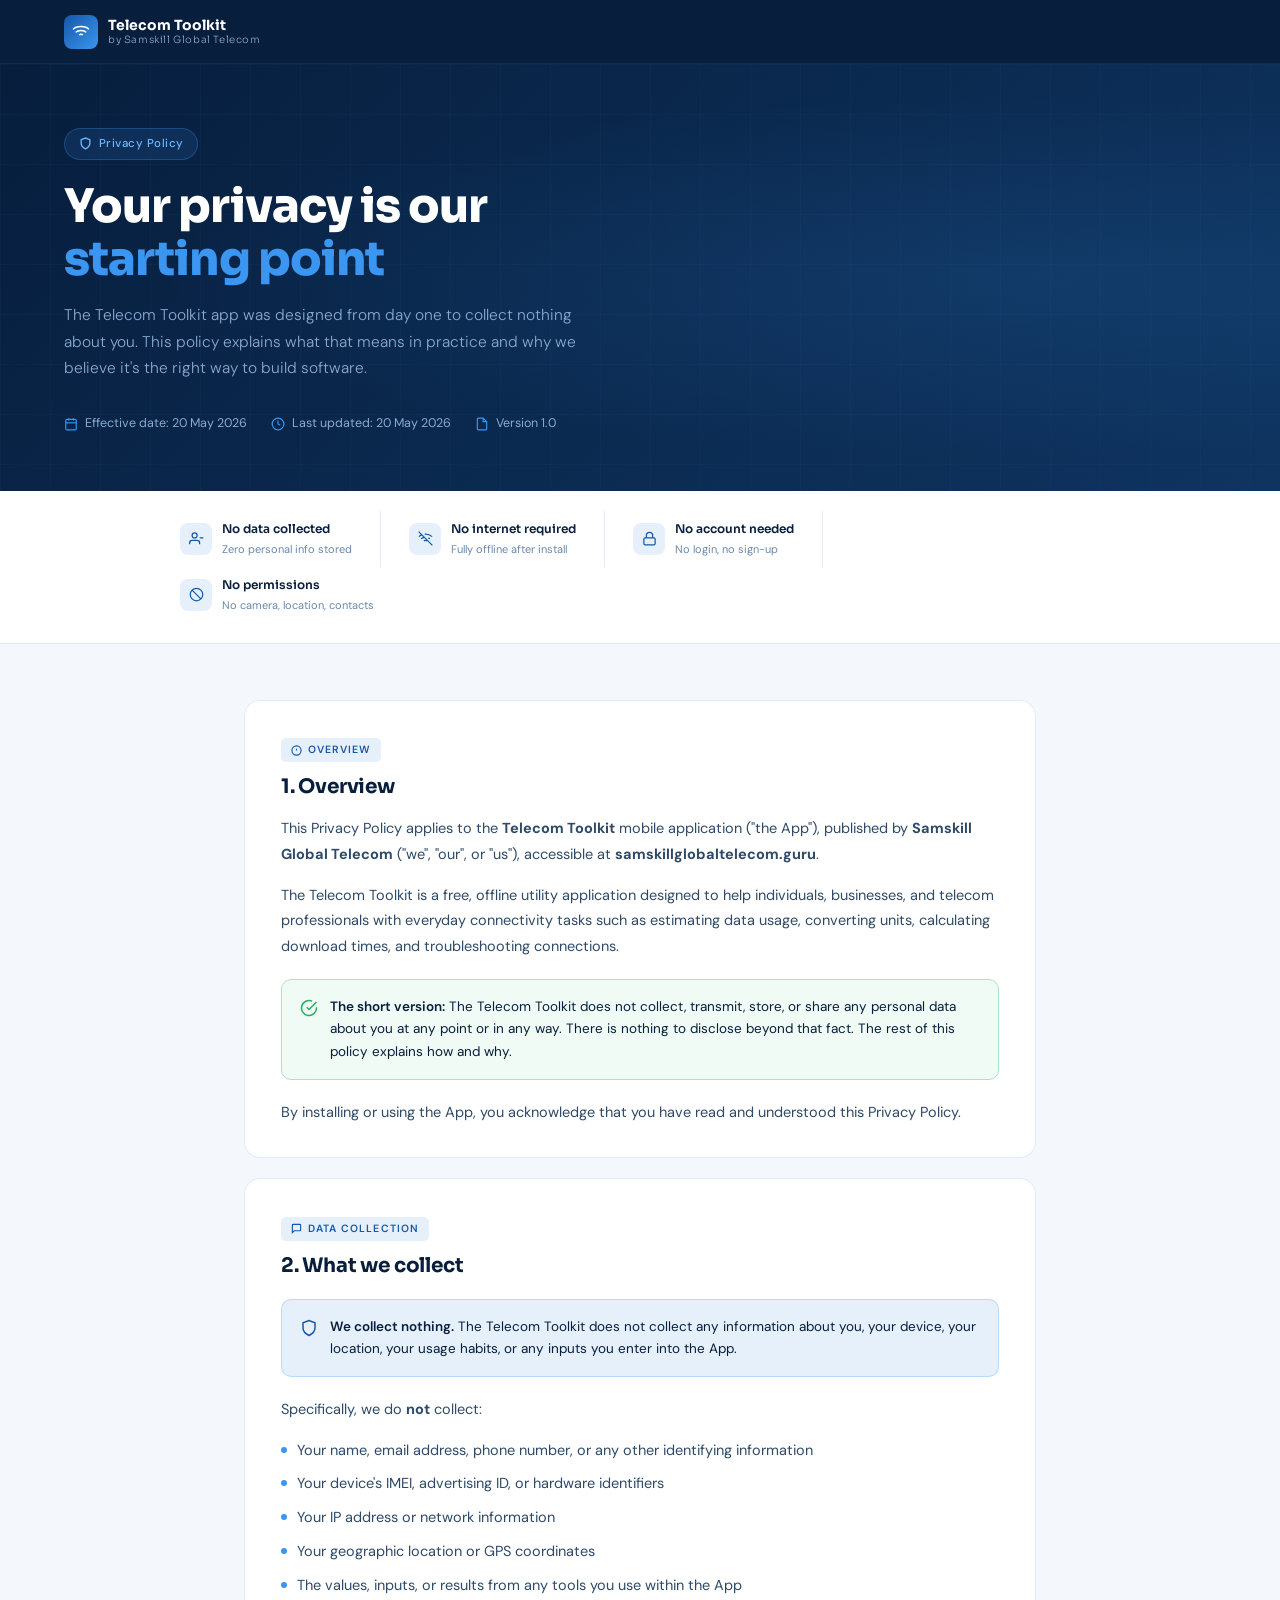
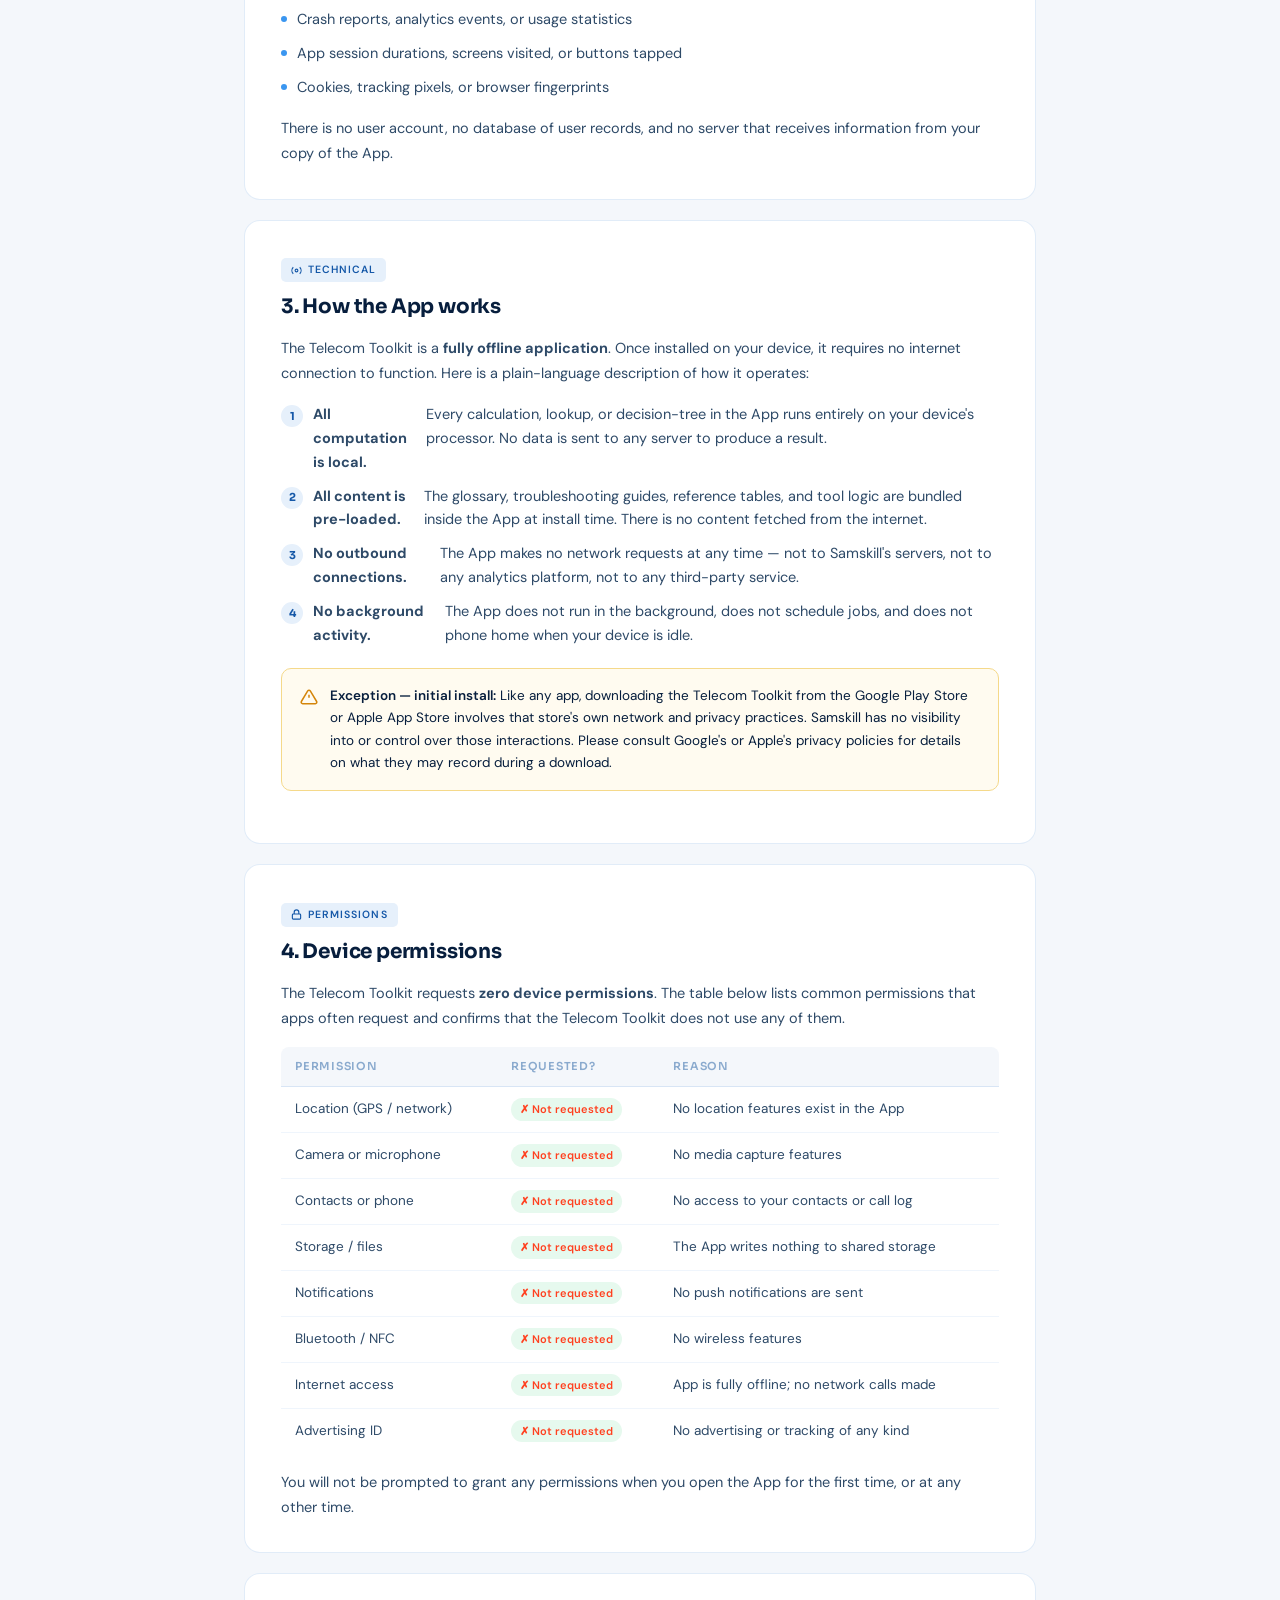
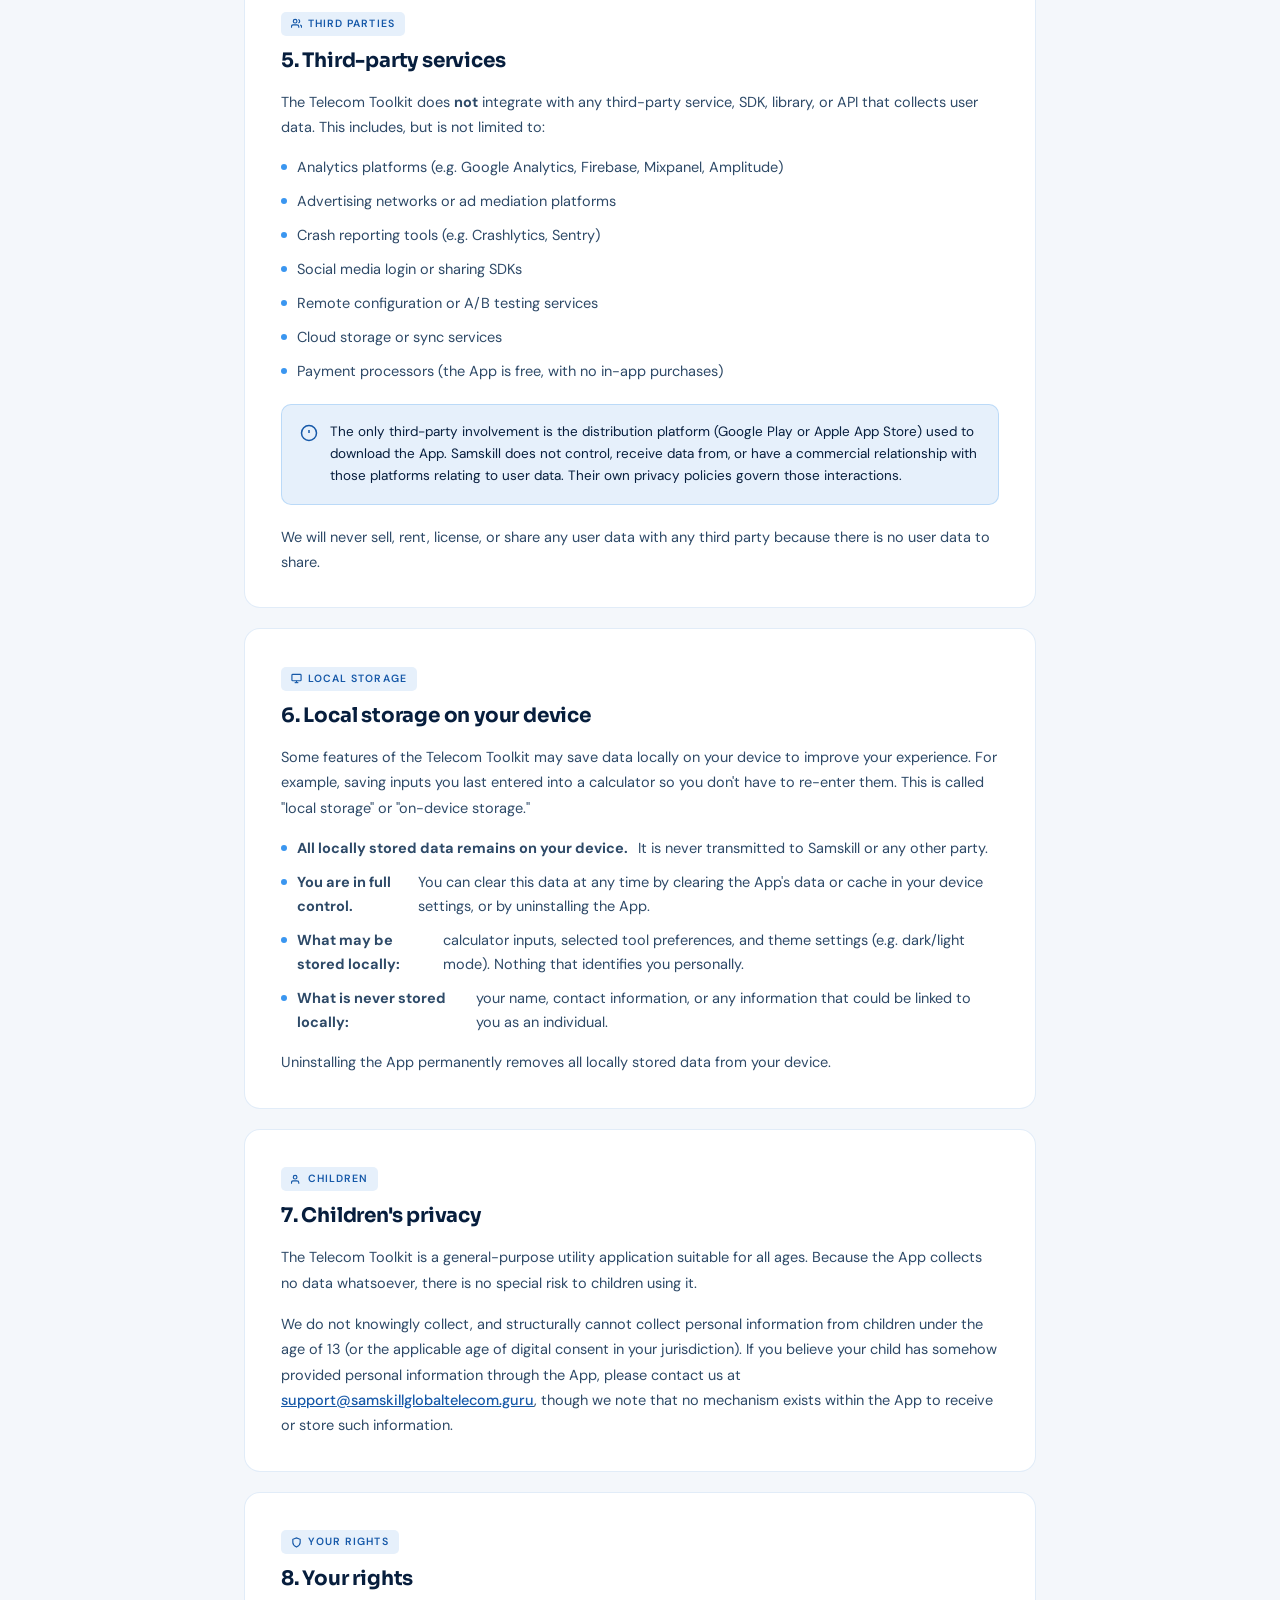
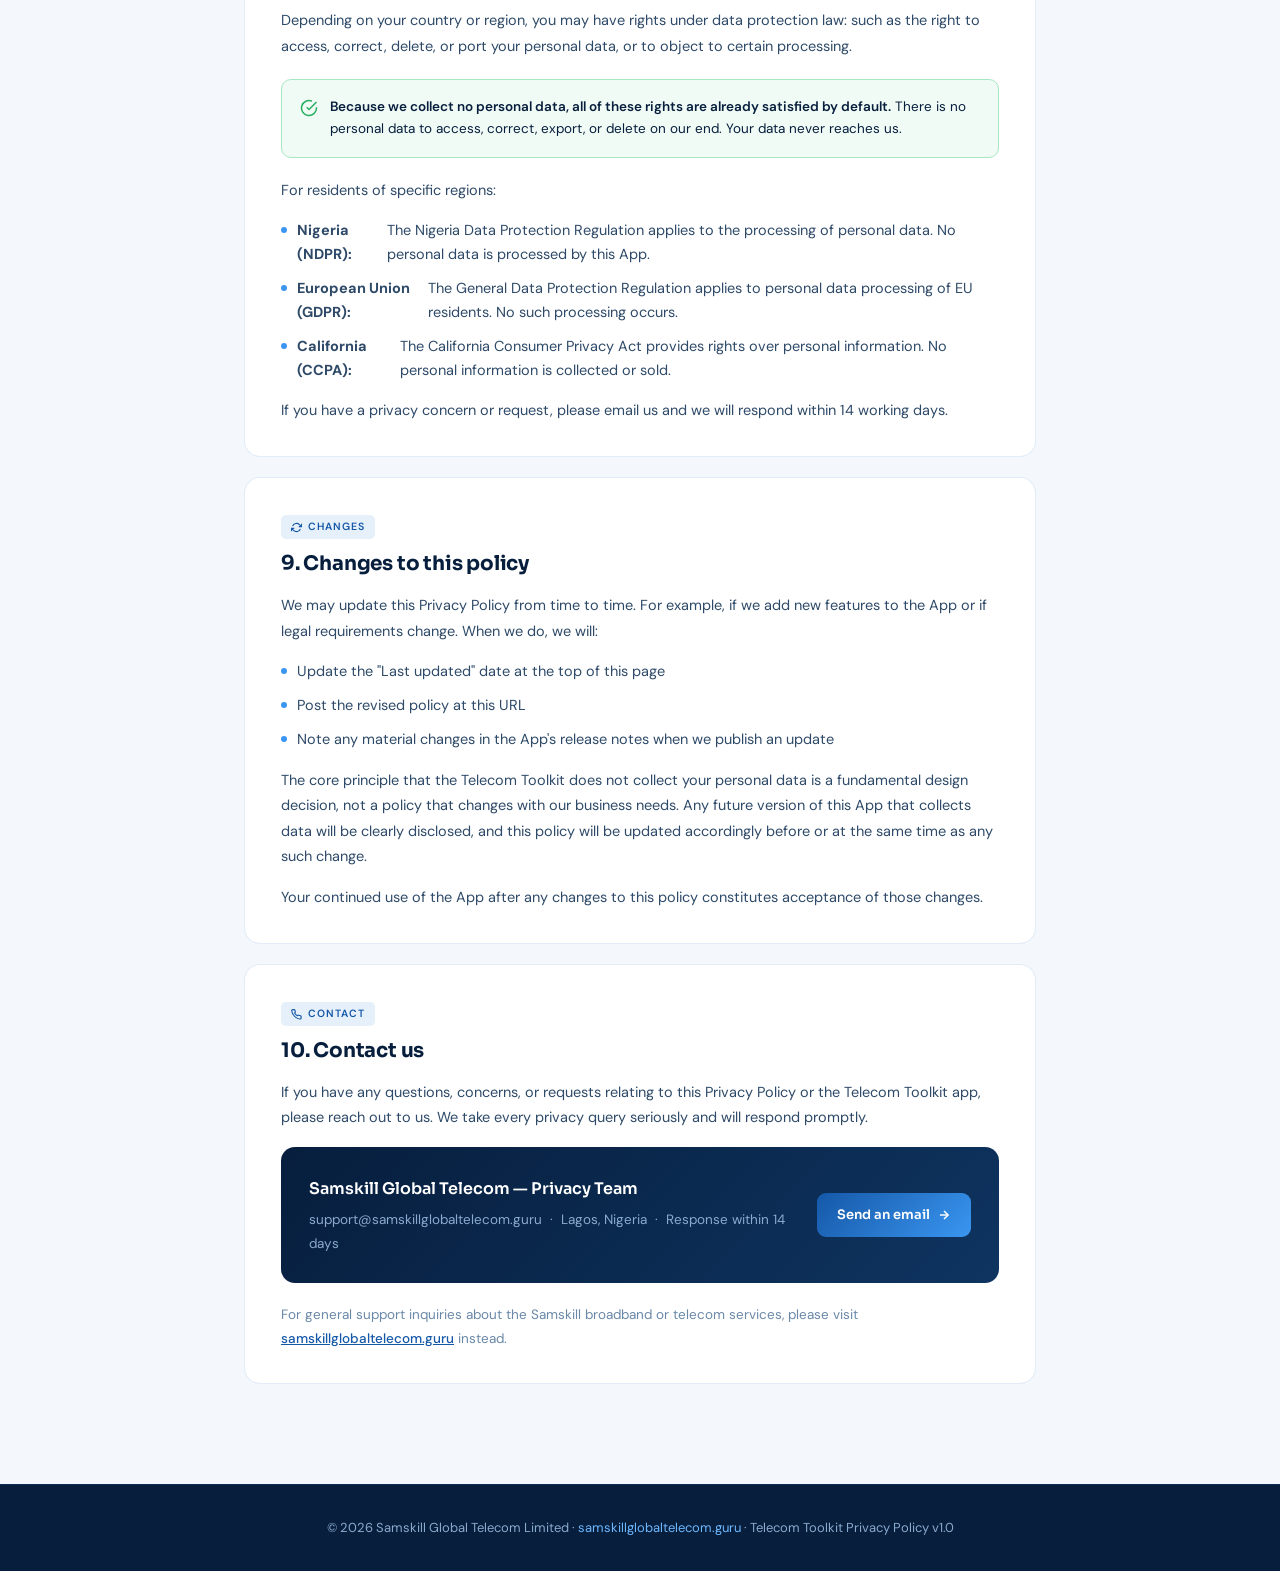
<file: telecom-toolkit/privacy-policy.html>
<!doctype html>
<html lang="en">
  <head>
    <meta charset="UTF-8" />
    <meta name="viewport" content="width=device-width, initial-scale=1.0" />
    <title>Privacy Policy — Telecom Toolkit by Samskill Global Telecom</title>
    <link rel="preconnect" href="https://fonts.googleapis.com" />
    <link
      href="https://fonts.googleapis.com/css2?family=Sora:wght@300;400;500;600;700;800&family=DM+Sans:ital,wght@0,300;0,400;0,500;1,300&display=swap"
      rel="stylesheet"
    />
    <style>
      :root {
        --navy: #071e3d;
        --navy-mid: #0e3460;
        --blue: #1558a8;
        --blue-bright: #2373cc;
        --accent: #3a96f0;
        --accent-light: #6db8ff;
        --white: #ffffff;
        --off-white: #f4f7fb;
        --pale-blue: #e6f0fb;
        --text-body: #2e4a68;
        --text-muted: #8aaace;
        --border: rgba(53, 130, 210, 0.15);
        --green: #3ed97e;
      }

      *,
      *::before,
      *::after {
        box-sizing: border-box;
        margin: 0;
        padding: 0;
      }
      html {
        scroll-behavior: smooth;
      }

      body {
        font-family: "DM Sans", sans-serif;
        background: var(--off-white);
        color: var(--text-body);
        line-height: 1.7;
        overflow-x: hidden;
      }

      h1,
      h2,
      h3,
      h4,
      h5 {
        font-family: "Sora", sans-serif;
      }

      /* ── NAV ── */
      nav {
        background: var(--navy);
        padding: 0 5%;
        height: 64px;
        display: flex;
        align-items: center;
        justify-content: space-between;
        border-bottom: 1px solid var(--border);
        position: sticky;
        top: 0;
        z-index: 50;
      }
      .nav-logo {
        display: flex;
        align-items: center;
        gap: 10px;
        text-decoration: none;
      }
      .nav-logo-icon {
        width: 34px;
        height: 34px;
        border-radius: 8px;
        background: linear-gradient(135deg, var(--blue), var(--accent));
        display: flex;
        align-items: center;
        justify-content: center;
      }
      .nav-logo-icon svg {
        width: 18px;
        height: 18px;
        stroke: white;
        fill: none;
        stroke-width: 2;
      }
      .nav-logo-text {
        font-family: "Sora", sans-serif;
        font-size: 14px;
        font-weight: 700;
        color: white;
        line-height: 1.2;
      }
      .nav-logo-text span {
        display: block;
        font-size: 10px;
        font-weight: 300;
        color: var(--text-muted);
        letter-spacing: 0.06em;
      }
      .nav-back {
        display: flex;
        align-items: center;
        gap: 6px;
        font-size: 13px;
        color: var(--text-muted);
        text-decoration: none;
        transition: color 0.2s;
      }
      .nav-back:hover {
        color: white;
      }
      .nav-back svg {
        width: 14px;
        height: 14px;
        stroke: currentColor;
        fill: none;
        stroke-width: 2.5;
      }

      /* ── HERO BANNER ── */
      .hero-banner {
        background: linear-gradient(
          135deg,
          var(--navy) 0%,
          var(--navy-mid) 100%
        );
        padding: 64px 5% 56px;
        position: relative;
        overflow: hidden;
      }
      .hero-banner::before {
        content: "";
        position: absolute;
        inset: 0;
        background:
          radial-gradient(
            ellipse at 80% 50%,
            rgba(58, 150, 240, 0.12) 0%,
            transparent 60%
          ),
          linear-gradient(rgba(58, 150, 240, 0.04) 1px, transparent 1px),
          linear-gradient(90deg, rgba(58, 150, 240, 0.04) 1px, transparent 1px);
        background-size:
          auto,
          50px 50px,
          50px 50px;
        pointer-events: none;
      }

      .hero-inner {
        position: relative;
        z-index: 1;
        max-width: 780px;
      }

      .hero-chip {
        display: inline-flex;
        align-items: center;
        gap: 7px;
        background: rgba(58, 150, 240, 0.12);
        border: 1px solid rgba(58, 150, 240, 0.28);
        border-radius: 100px;
        padding: 5px 14px;
        font-size: 11.5px;
        font-weight: 500;
        color: var(--accent-light);
        margin-bottom: 1.25rem;
        letter-spacing: 0.04em;
      }
      .hero-chip svg {
        width: 13px;
        height: 13px;
        stroke: var(--accent-light);
        fill: none;
        stroke-width: 2.5;
      }

      .hero-banner h1 {
        font-size: clamp(1.9rem, 4vw, 2.9rem);
        font-weight: 800;
        color: white;
        line-height: 1.15;
        letter-spacing: -0.02em;
        margin-bottom: 1rem;
      }
      .hero-banner h1 span {
        color: var(--accent);
      }

      .hero-banner p {
        font-size: 15.5px;
        color: var(--text-muted);
        max-width: 520px;
        line-height: 1.7;
        font-weight: 300;
        margin-bottom: 2rem;
      }

      .hero-meta {
        display: flex;
        gap: 24px;
        flex-wrap: wrap;
      }
      .hero-meta-item {
        display: flex;
        align-items: center;
        gap: 7px;
        font-size: 12.5px;
        color: var(--text-muted);
      }
      .hero-meta-item svg {
        width: 14px;
        height: 14px;
        stroke: var(--accent);
        fill: none;
        stroke-width: 2;
      }

      /* ── ZERO DATA BANNER ── */
      .zero-data-bar {
        background: white;
        border-bottom: 1px solid var(--border);
        padding: 0 5%;
      }
      .zero-data-inner {
        max-width: 920px;
        margin: 0 auto;
        padding: 20px 0;
        display: flex;
        gap: 0;
        flex-wrap: wrap;
      }
      .zd-item {
        display: flex;
        align-items: center;
        gap: 10px;
        padding: 8px 28px 8px 0;
        margin-right: 28px;
        border-right: 1px solid var(--border);
        flex-shrink: 0;
      }
      .zd-item:last-child {
        border-right: none;
      }
      .zd-icon {
        width: 32px;
        height: 32px;
        border-radius: 8px;
        background: var(--pale-blue);
        display: flex;
        align-items: center;
        justify-content: center;
        flex-shrink: 0;
      }
      .zd-icon svg {
        width: 15px;
        height: 15px;
        stroke: var(--blue);
        fill: none;
        stroke-width: 2;
      }
      .zd-label {
        font-family: "Sora", sans-serif;
        font-size: 12px;
        font-weight: 600;
        color: var(--navy);
      }
      .zd-sub {
        font-size: 11px;
        color: #6a88a8;
        margin-top: 1px;
      }

      /* ── LAYOUT ── */
      .page-body {
        max-width: 920px;
        margin: 0 auto;
        padding: 56px 5% 80px;
      }

      /* ── CONTENT ── */
      .content {
        animation: fadeUp 0.5s 0.1s ease both;
      }

      /* Section wrappers */
      .policy-section {
        background: white;
        border: 1px solid var(--border);
        border-radius: 16px;
        padding: 36px 36px 32px;
        margin-bottom: 20px;
        scroll-margin-top: 88px;
      }

      .section-tag {
        display: inline-flex;
        align-items: center;
        gap: 6px;
        font-size: 10.5px;
        font-weight: 600;
        letter-spacing: 0.1em;
        text-transform: uppercase;
        color: var(--blue);
        background: var(--pale-blue);
        border-radius: 5px;
        padding: 3px 10px;
        margin-bottom: 12px;
      }
      .section-tag svg {
        width: 11px;
        height: 11px;
        stroke: currentColor;
        fill: none;
        stroke-width: 2.5;
      }

      .policy-section h2 {
        font-size: 1.25rem;
        font-weight: 700;
        color: var(--navy);
        margin-bottom: 1rem;
        line-height: 1.3;
        letter-spacing: -0.01em;
      }

      .policy-section p {
        font-size: 14.5px;
        color: var(--text-body);
        line-height: 1.75;
        margin-bottom: 1rem;
      }
      .policy-section p:last-child {
        margin-bottom: 0;
      }

      .policy-section ul,
      .policy-section ol {
        padding-left: 0;
        list-style: none;
        display: flex;
        flex-direction: column;
        gap: 10px;
        margin-bottom: 1rem;
      }
      .policy-section ul li,
      .policy-section ol li {
        display: flex;
        gap: 10px;
        align-items: flex-start;
        font-size: 14.5px;
        color: var(--text-body);
        line-height: 1.65;
      }
      .policy-section ul li::before {
        content: "";
        width: 6px;
        height: 6px;
        border-radius: 50%;
        background: var(--accent);
        flex-shrink: 0;
        margin-top: 8px;
      }
      .policy-section ol {
        counter-reset: item;
      }
      .policy-section ol li {
        counter-increment: item;
      }
      .policy-section ol li::before {
        content: counter(item);
        font-family: "Sora", sans-serif;
        font-size: 11px;
        font-weight: 700;
        color: var(--blue);
        background: var(--pale-blue);
        width: 22px;
        height: 22px;
        border-radius: 50%;
        display: flex;
        align-items: center;
        justify-content: center;
        flex-shrink: 0;
        margin-top: 2px;
      }

      /* Highlight / callout boxes */
      .callout {
        border-radius: 10px;
        padding: 16px 18px;
        margin: 1.25rem 0;
        display: flex;
        gap: 12px;
        align-items: flex-start;
      }
      .callout-green {
        background: #f0fbf5;
        border: 1px solid #a8e6c2;
      }
      .callout-blue {
        background: var(--pale-blue);
        border: 1px solid rgba(58, 150, 240, 0.25);
      }
      .callout-yellow {
        background: #fffbf0;
        border: 1px solid #f5d98a;
      }
      .callout-icon {
        flex-shrink: 0;
        margin-top: 2px;
      }
      .callout-icon svg {
        width: 18px;
        height: 18px;
        stroke-width: 2;
        fill: none;
      }
      .callout-green .callout-icon svg {
        stroke: #27ae60;
      }
      .callout-blue .callout-icon svg {
        stroke: var(--blue);
      }
      .callout-yellow .callout-icon svg {
        stroke: #d4850a;
      }
      .callout p {
        font-size: 13.5px;
        line-height: 1.65;
        margin: 0 !important;
        color: var(--navy);
      }
      .callout strong {
        font-weight: 600;
      }

      /* Tool permission table */
      .tool-table {
        width: 100%;
        border-collapse: collapse;
        margin: 1rem 0;
      }
      .tool-table th {
        font-family: "Sora", sans-serif;
        font-size: 11px;
        font-weight: 600;
        text-transform: uppercase;
        letter-spacing: 0.07em;
        color: var(--text-muted);
        background: var(--off-white);
        padding: 10px 14px;
        text-align: left;
        border-bottom: 1px solid var(--border);
      }
      .tool-table th:first-child {
        border-radius: 8px 0 0 0;
      }
      .tool-table th:last-child {
        border-radius: 0 8px 0 0;
      }
      .tool-table td {
        font-size: 13.5px;
        padding: 11px 14px;
        border-bottom: 1px solid rgba(53, 130, 210, 0.08);
        color: var(--text-body);
        vertical-align: top;
      }
      .tool-table tr:last-child td {
        border-bottom: none;
      }
      .tool-table tr:hover td {
        background: #fafcff;
      }

      .badge {
        display: inline-block;
        font-size: 11px;
        font-weight: 600;
        padding: 2px 9px;
        border-radius: 100px;
      }
      .badge-green {
        background: #e6f9ee;
        color: #1d7d48;
      }
      .badge-red {
        background: #e6f9ee;
        color: #ff4120;
      }
      .badge-grey {
        background: #eef2f6;
        color: #5a7090;
      }

      /* Contact section special */
      .contact-card {
        background: linear-gradient(135deg, var(--navy), var(--navy-mid));
        border-radius: 14px;
        padding: 28px;
        display: grid;
        grid-template-columns: 1fr auto;
        gap: 20px;
        align-items: center;
        margin-top: 1rem;
      }
      .contact-card h3 {
        font-size: 16px;
        font-weight: 600;
        color: white;
        margin-bottom: 6px;
      }
      .contact-card p {
        font-size: 13.5px;
        color: var(--text-muted);
        margin: 0 !important;
      }
      .contact-card a {
        display: inline-flex;
        align-items: center;
        gap: 7px;
        background: linear-gradient(135deg, var(--blue), var(--accent));
        color: white;
        text-decoration: none;
        border-radius: 9px;
        padding: 11px 20px;
        font-family: "Sora", sans-serif;
        font-size: 13px;
        font-weight: 600;
        white-space: nowrap;
        transition: opacity 0.2s;
      }
      .contact-card a:hover {
        opacity: 0.85;
      }
      .contact-card a svg {
        width: 14px;
        height: 14px;
        stroke: white;
        fill: none;
        stroke-width: 2.5;
      }

      /* ── FOOTER ── */
      .page-footer {
        background: var(--navy);
        border-top: 1px solid var(--border);
        padding: 32px 5%;
        text-align: center;
      }
      .page-footer p {
        font-size: 13px;
        color: var(--text-muted);
      }
      .page-footer a {
        color: var(--accent-light);
        text-decoration: none;
      }
      .page-footer a:hover {
        text-decoration: underline;
      }

      /* ── ANIMATIONS ── */
      @keyframes fadeUp {
        from {
          opacity: 0;
          transform: translateY(18px);
        }
        to {
          opacity: 1;
          transform: translateY(0);
        }
      }

      /* ── RESPONSIVE ── */
      @media (max-width: 760px) {
        .page-body {
          grid-template-columns: 1fr;
        }
        .toc {
          position: static;
        }
        .policy-section {
          padding: 24px 20px;
        }
        .contact-card {
          grid-template-columns: 1fr;
        }
        .zero-data-inner {
          gap: 12px;
        }
        .zd-item {
          border-right: none;
          padding-right: 0;
          margin-right: 0;
        }
      }
    </style>
  </head>
  <body>
    <!-- NAV -->
    <nav>
      <a href="#" class="nav-logo">
        <div class="nav-logo-icon">
          <svg viewBox="0 0 24 24">
            <path
              d="M1.5 8.5C5.4 3.5 18.6 3.5 22.5 8.5M5 12.5C7.8 9 16.2 9 19 12.5M9.5 16C10.8 14.5 13.2 14.5 14.5 16M12 20v.01"
            />
          </svg>
        </div>
        <div class="nav-logo-text">
          Telecom Toolkit
          <span>by Samskill Global Telecom</span>
        </div>
      </a>
    </nav>

    <!-- HERO BANNER -->
    <div class="hero-banner">
      <div class="hero-inner">
        <div class="hero-chip">
          <svg viewBox="0 0 24 24">
            <path d="M12 22s8-4 8-10V5l-8-3-8 3v7c0 6 8 10 8 10z" />
          </svg>
          Privacy Policy
        </div>
        <h1>Your privacy is our<br /><span>starting point</span></h1>
        <p>
          The Telecom Toolkit app was designed from day one to collect nothing
          about you. This policy explains what that means in practice and why
          we believe it's the right way to build software.
        </p>
        <div class="hero-meta">
          <div class="hero-meta-item">
            <svg viewBox="0 0 24 24">
              <rect x="3" y="4" width="18" height="18" rx="2" />
              <line x1="16" y1="2" x2="16" y2="6" />
              <line x1="8" y1="2" x2="8" y2="6" />
              <line x1="3" y1="10" x2="21" y2="10" />
            </svg>
            Effective date: 20 May 2026
          </div>
          <div class="hero-meta-item">
            <svg viewBox="0 0 24 24">
              <circle cx="12" cy="12" r="10" />
              <polyline points="12 6 12 12 16 14" />
            </svg>
            Last updated: 20 May 2026
          </div>
          <div class="hero-meta-item">
            <svg viewBox="0 0 24 24">
              <path
                d="M14 2H6a2 2 0 0 0-2 2v16a2 2 0 0 0 2 2h12a2 2 0 0 0 2-2V8z"
              />
              <polyline points="14 2 14 8 20 8" />
            </svg>
            Version 1.0
          </div>
        </div>
      </div>
    </div>

    <!-- ZERO DATA BAR -->
    <div class="zero-data-bar">
      <div class="zero-data-inner">
        <div class="zd-item">
          <div class="zd-icon">
            <svg viewBox="0 0 24 24">
              <path d="M17 21v-2a4 4 0 0 0-4-4H5a4 4 0 0 0-4 4v2" />
              <circle cx="9" cy="7" r="4" />
              <line x1="17" y1="11" x2="23" y2="11" />
            </svg>
          </div>
          <div>
            <div class="zd-label">No data collected</div>
            <div class="zd-sub">Zero personal info stored</div>
          </div>
        </div>
        <div class="zd-item">
          <div class="zd-icon">
            <svg viewBox="0 0 24 24">
              <line x1="1" y1="1" x2="23" y2="23" />
              <path
                d="M16.72 11.06A10.94 10.94 0 0 1 19 12.55M5 12.55a10.94 10.94 0 0 1 5.17-2.39M10.71 5.05A16 16 0 0 1 22.56 9M1.42 9a15.91 15.91 0 0 1 4.7-2.88M10.71 5.05A16 16 0 0 1 22.56 9M1.42 9a15.91 15.91 0 0 1 4.7-2.88M9.5 16C10.8 14.5 13.2 14.5 14.5 16"
              />
            </svg>
          </div>
          <div>
            <div class="zd-label">No internet required</div>
            <div class="zd-sub">Fully offline after install</div>
          </div>
        </div>
        <div class="zd-item">
          <div class="zd-icon">
            <svg viewBox="0 0 24 24">
              <rect x="3" y="11" width="18" height="11" rx="2" />
              <path d="M7 11V7a5 5 0 0 1 10 0v4" />
            </svg>
          </div>
          <div>
            <div class="zd-label">No account needed</div>
            <div class="zd-sub">No login, no sign-up</div>
          </div>
        </div>
        <div class="zd-item">
          <div class="zd-icon">
            <svg viewBox="0 0 24 24">
              <circle cx="12" cy="12" r="10" />
              <line x1="4.93" y1="4.93" x2="19.07" y2="19.07" />
            </svg>
          </div>
          <div>
            <div class="zd-label">No permissions</div>
            <div class="zd-sub">No camera, location, contacts</div>
          </div>
        </div>
      </div>
    </div>

    <!-- MAIN BODY -->
    <div class="page-body">
      <!-- CONTENT -->
      <main class="content">
        <!-- 1. OVERVIEW -->
        <div class="policy-section" id="overview">
          <div class="section-tag">
            <svg viewBox="0 0 24 24">
              <circle cx="12" cy="12" r="10" />
              <line x1="12" y1="8" x2="12" y2="12" />
              <line x1="12" y1="16" x2="12.01" y2="16" />
            </svg>
            Overview
          </div>
          <h2>1. Overview</h2>
          <p>
            This Privacy Policy applies to the
            <strong>Telecom Toolkit</strong> mobile application ("the
            App"), published by <strong>Samskill Global Telecom</strong> ("we",
            "our", or "us"), accessible at
            <strong>samskillglobaltelecom.guru</strong>.
          </p>
          <p>
            The Telecom Toolkit is a free, offline utility application designed
            to help individuals, businesses, and telecom professionals with
            everyday connectivity tasks such as estimating data usage,
            converting units, calculating download times, and troubleshooting
            connections.
          </p>

          <div class="callout callout-green">
            <div class="callout-icon">
              <svg viewBox="0 0 24 24">
                <path d="M22 11.08V12a10 10 0 1 1-5.93-9.14" />
                <polyline points="22 4 12 14.01 9 11.01" />
              </svg>
            </div>
            <p>
              <strong>The short version:</strong> The Telecom Toolkit does not
              collect, transmit, store, or share any personal data about you
              at any point or in any way. There is nothing to disclose beyond that
              fact. The rest of this policy explains how and why.
            </p>
          </div>

          <p>
            By installing or using the App, you acknowledge that you have read
            and understood this Privacy Policy.
          </p>
        </div>

        <!-- 2. WHAT WE COLLECT -->
        <div class="policy-section" id="what-we-collect">
          <div class="section-tag">
            <svg viewBox="0 0 24 24">
              <path
                d="M21 15a2 2 0 0 1-2 2H7l-4 4V5a2 2 0 0 1 2-2h14a2 2 0 0 1 2 2z"
              />
            </svg>
            Data collection
          </div>
          <h2>2. What we collect</h2>

          <div class="callout callout-blue">
            <div class="callout-icon">
              <svg viewBox="0 0 24 24">
                <path d="M12 22s8-4 8-10V5l-8-3-8 3v7c0 6 8 10 8 10z" />
              </svg>
            </div>
            <p>
              <strong>We collect nothing.</strong> The Telecom Toolkit does not
              collect any information about you, your device, your location,
              your usage habits, or any inputs you enter into the App.
            </p>
          </div>

          <p>Specifically, we do <strong>not</strong> collect:</p>
          <ul>
            <li>
              Your name, email address, phone number, or any other identifying
              information
            </li>
            <li>Your device's IMEI, advertising ID, or hardware identifiers</li>
            <li>Your IP address or network information</li>
            <li>Your geographic location or GPS coordinates</li>
            <li>
              The values, inputs, or results from any tools you use within the
              App
            </li>
            <li>Crash reports, analytics events, or usage statistics</li>
            <li>App session durations, screens visited, or buttons tapped</li>
            <li>Cookies, tracking pixels, or browser fingerprints</li>
          </ul>

          <p>
            There is no user account, no database of user records, and no server
            that receives information from your copy of the App.
          </p>
        </div>

        <!-- 3. HOW THE APP WORKS -->
        <div class="policy-section" id="how-app-works">
          <div class="section-tag">
            <svg viewBox="0 0 24 24">
              <circle cx="12" cy="12" r="3" />
              <path
                d="M19.07 4.93a10 10 0 0 1 0 14.14M4.93 4.93a10 10 0 0 0 0 14.14"
              />
            </svg>
            Technical
          </div>
          <h2>3. How the App works</h2>
          <p>
            The Telecom Toolkit is a <strong>fully offline application</strong>.
            Once installed on your device, it requires no internet connection to
            function. Here is a plain-language description of how it operates:
          </p>

          <ol>
            <li>
              <strong>All computation is local.</strong> Every calculation,
              lookup, or decision-tree in the App runs entirely on your device's
              processor. No data is sent to any server to produce a result.
            </li>
            <li>
              <strong>All content is pre-loaded.</strong> The glossary,
              troubleshooting guides, reference tables, and tool logic are
              bundled inside the App at install time. There is no content
              fetched from the internet.
            </li>
            <li>
              <strong>No outbound connections.</strong> The App makes no network
              requests at any time — not to Samskill's servers, not to any
              analytics platform, not to any third-party service.
            </li>
            <li>
              <strong>No background activity.</strong> The App does not run in
              the background, does not schedule jobs, and does not phone home
              when your device is idle.
            </li>
          </ol>

          <div class="callout callout-yellow">
            <div class="callout-icon">
              <svg viewBox="0 0 24 24">
                <path
                  d="M10.29 3.86L1.82 18a2 2 0 0 0 1.71 3h16.94a2 2 0 0 0 1.71-3L13.71 3.86a2 2 0 0 0-3.42 0z"
                />
                <line x1="12" y1="9" x2="12" y2="13" />
                <line x1="12" y1="17" x2="12.01" y2="17" />
              </svg>
            </div>
            <p>
              <strong>Exception — initial install:</strong> Like any app,
              downloading the Telecom Toolkit from the Google Play Store or
              Apple App Store involves that store's own network and privacy
              practices. Samskill has no visibility into or control over those
              interactions. Please consult Google's or Apple's privacy policies
              for details on what they may record during a download.
            </p>
          </div>
        </div>

        <!-- 4. PERMISSIONS -->
        <div class="policy-section" id="permissions">
          <div class="section-tag">
            <svg viewBox="0 0 24 24">
              <rect x="3" y="11" width="18" height="11" rx="2" />
              <path d="M7 11V7a5 5 0 0 1 10 0v4" />
            </svg>
            Permissions
          </div>
          <h2>4. Device permissions</h2>
          <p>
            The Telecom Toolkit requests
            <strong>zero device permissions</strong>. The table below lists
            common permissions that apps often request and confirms that the
            Telecom Toolkit does not use any of them.
          </p>

          <table class="tool-table">
            <thead>
              <tr>
                <th>Permission</th>
                <th>Requested?</th>
                <th>Reason</th>
              </tr>
            </thead>
            <tbody>
              <tr>
                <td>Location (GPS / network)</td>
                <td><span class="badge badge-red">✗ Not requested</span></td>
                <td>No location features exist in the App</td>
              </tr>
              <tr>
                <td>Camera or microphone</td>
                <td><span class="badge badge-red">✗ Not requested</span></td>
                <td>No media capture features</td>
              </tr>
              <tr>
                <td>Contacts or phone</td>
                <td><span class="badge badge-red">✗ Not requested</span></td>
                <td>No access to your contacts or call log</td>
              </tr>
              <tr>
                <td>Storage / files</td>
                <td><span class="badge badge-red">✗ Not requested</span></td>
                <td>The App writes nothing to shared storage</td>
              </tr>
              <tr>
                <td>Notifications</td>
                <td><span class="badge badge-red">✗ Not requested</span></td>
                <td>No push notifications are sent</td>
              </tr>
              <tr>
                <td>Bluetooth / NFC</td>
                <td><span class="badge badge-red">✗ Not requested</span></td>
                <td>No wireless features</td>
              </tr>
              <tr>
                <td>Internet access</td>
                <td><span class="badge badge-red">✗ Not requested</span></td>
                <td>App is fully offline; no network calls made</td>
              </tr>
              <tr>
                <td>Advertising ID</td>
                <td><span class="badge badge-red">✗ Not requested</span></td>
                <td>No advertising or tracking of any kind</td>
              </tr>
            </tbody>
          </table>

          <p>
            You will not be prompted to grant any permissions when you open the
            App for the first time, or at any other time.
          </p>
        </div>

        <!-- 5. THIRD PARTIES -->
        <div class="policy-section" id="third-parties">
          <div class="section-tag">
            <svg viewBox="0 0 24 24">
              <path d="M17 21v-2a4 4 0 0 0-4-4H5a4 4 0 0 0-4 4v2" />
              <circle cx="9" cy="7" r="4" />
              <path d="M23 21v-2a4 4 0 0 0-3-3.87M16 3.13a4 4 0 0 1 0 7.75" />
            </svg>
            Third parties
          </div>
          <h2>5. Third-party services</h2>
          <p>
            The Telecom Toolkit does <strong>not</strong> integrate with any
            third-party service, SDK, library, or API that collects user data.
            This includes, but is not limited to:
          </p>
          <ul>
            <li>
              Analytics platforms (e.g. Google Analytics, Firebase, Mixpanel,
              Amplitude)
            </li>
            <li>Advertising networks or ad mediation platforms</li>
            <li>Crash reporting tools (e.g. Crashlytics, Sentry)</li>
            <li>Social media login or sharing SDKs</li>
            <li>Remote configuration or A/B testing services</li>
            <li>Cloud storage or sync services</li>
            <li>
              Payment processors (the App is free, with no in-app purchases)
            </li>
          </ul>

          <div class="callout callout-blue">
            <div class="callout-icon">
              <svg viewBox="0 0 24 24">
                <circle cx="12" cy="12" r="10" />
                <line x1="12" y1="8" x2="12" y2="12" />
                <line x1="12" y1="16" x2="12.01" y2="16" />
              </svg>
            </div>
            <p>
              The only third-party involvement is the distribution platform
              (Google Play or Apple App Store) used to download the App.
              Samskill does not control, receive data from, or have a commercial
              relationship with those platforms relating to user data. Their own
              privacy policies govern those interactions.
            </p>
          </div>

          <p>
            We will never sell, rent, license, or share any user data with any
            third party because there is no user data to share.
          </p>
        </div>

        <!-- 6. LOCAL STORAGE -->
        <div class="policy-section" id="local-storage">
          <div class="section-tag">
            <svg viewBox="0 0 24 24">
              <rect x="2" y="3" width="20" height="14" rx="2" />
              <line x1="8" y1="21" x2="16" y2="21" />
              <line x1="12" y1="17" x2="12" y2="21" />
            </svg>
            Local storage
          </div>
          <h2>6. Local storage on your device</h2>
          <p>
            Some features of the Telecom Toolkit may save data locally on your
            device to improve your experience. For example, saving inputs you
            last entered into a calculator so you don't have to re-enter them.
            This is called "local storage" or "on-device storage."
          </p>
          <ul>
            <li>
              <strong>All locally stored data remains on your device.</strong>
              It is never transmitted to Samskill or any other party.
            </li>
            <li>
              <strong>You are in full control.</strong> You can clear this data
              at any time by clearing the App's data or cache in your device
              settings, or by uninstalling the App.
            </li>
            <li>
              <strong>What may be stored locally:</strong> calculator inputs,
              selected tool preferences, and theme settings (e.g. dark/light
              mode). Nothing that identifies you personally.
            </li>
            <li>
              <strong>What is never stored locally:</strong> your name, contact
              information, or any information that could be linked to you as an
              individual.
            </li>
          </ul>
          <p>
            Uninstalling the App permanently removes all locally stored data
            from your device.
          </p>
        </div>

        <!-- 7. CHILDREN -->
        <div class="policy-section" id="children">
          <div class="section-tag">
            <svg viewBox="0 0 24 24">
              <path d="M17 21v-2a4 4 0 0 0-4-4H5a4 4 0 0 0-4 4v2" />
              <circle cx="9" cy="7" r="4" />
            </svg>
            Children
          </div>
          <h2>7. Children's privacy</h2>
          <p>
            The Telecom Toolkit is a general-purpose utility application
            suitable for all ages. Because the App collects no data whatsoever,
            there is no special risk to children using it.
          </p>
          <p>
            We do not knowingly collect, and structurally cannot collect
            personal information from children under the age of 13 (or the
            applicable age of digital consent in your jurisdiction). If you
            believe your child has somehow provided personal information through
            the App, please contact us at
            <a
              href="mailto:support@samskillglobaltelecom.guru"
              style="color: var(--blue); font-weight: 500"
              >support@samskillglobaltelecom.guru</a
            >, though we note that no mechanism exists within the App to receive
            or store such information.
          </p>
        </div>

        <!-- 8. YOUR RIGHTS -->
        <div class="policy-section" id="your-rights">
          <div class="section-tag">
            <svg viewBox="0 0 24 24">
              <path d="M12 22s8-4 8-10V5l-8-3-8 3v7c0 6 8 10 8 10z" />
            </svg>
            Your rights
          </div>
          <h2>8. Your rights</h2>
          <p>
            Depending on your country or region, you may have rights under data
            protection law: such as the right to access, correct, delete, or
            port your personal data, or to object to certain processing.
          </p>

          <div class="callout callout-green">
            <div class="callout-icon">
              <svg viewBox="0 0 24 24">
                <path d="M22 11.08V12a10 10 0 1 1-5.93-9.14" />
                <polyline points="22 4 12 14.01 9 11.01" />
              </svg>
            </div>
            <p>
              <strong
                >Because we collect no personal data, all of these rights are
                already satisfied by default.</strong
              >
              There is no personal data to access, correct, export, or delete on
              our end. Your data never reaches us.
            </p>
          </div>

          <p>For residents of specific regions:</p>
          <ul>
            <li>
              <strong>Nigeria (NDPR):</strong> The Nigeria Data Protection
              Regulation applies to the processing of personal data. No personal
              data is processed by this App.
            </li>
            <li>
              <strong>European Union (GDPR):</strong> The General Data
              Protection Regulation applies to personal data processing of EU
              residents. No such processing occurs.
            </li>
            <li>
              <strong>California (CCPA):</strong> The California Consumer
              Privacy Act provides rights over personal information. No personal
              information is collected or sold.
            </li>
          </ul>
          <p>
            If you have a privacy concern or request, please email us and we
            will respond within 14 working days.
          </p>
        </div>

        <!-- 9. CHANGES -->
        <div class="policy-section" id="changes">
          <div class="section-tag">
            <svg viewBox="0 0 24 24">
              <polyline points="23 4 23 10 17 10" />
              <polyline points="1 20 1 14 7 14" />
              <path
                d="M3.51 9a9 9 0 0 1 14.85-3.36L23 10M1 14l4.64 4.36A9 9 0 0 0 20.49 15"
              />
            </svg>
            Changes
          </div>
          <h2>9. Changes to this policy</h2>
          <p>
            We may update this Privacy Policy from time to time. For example,
            if we add new features to the App or if legal requirements change.
            When we do, we will:
          </p>
          <ul>
            <li>Update the "Last updated" date at the top of this page</li>
            <li>Post the revised policy at this URL</li>
            <li>
              Note any material changes in the App's release notes when we
              publish an update
            </li>
          </ul>
          <p>
            The core principle that the Telecom Toolkit does not collect your
            personal data is a fundamental design decision, not a policy that
            changes with our business needs. Any future version of this App that
            collects data will be clearly disclosed, and this policy will be
            updated accordingly before or at the same time as any such change.
          </p>
          <p>
            Your continued use of the App after any changes to this policy
            constitutes acceptance of those changes.
          </p>
        </div>

        <!-- 10. CONTACT -->
        <div class="policy-section" id="contact">
          <div class="section-tag">
            <svg viewBox="0 0 24 24">
              <path
                d="M22 16.92v3a2 2 0 0 1-2.18 2 19.79 19.79 0 0 1-8.63-3.07A19.5 19.5 0 0 1 4.69 12a19.79 19.79 0 0 1-3.07-8.67A2 2 0 0 1 3.6 1.27h3a2 2 0 0 1 2 1.72c.127.96.361 1.903.7 2.81a2 2 0 0 1-.45 2.11L7.91 8.91a16 16 0 0 0 6 6l.92-.92a2 2 0 0 1 2.11-.45c.907.339 1.85.573 2.81.7A2 2 0 0 1 21.73 16.92z"
              />
            </svg>
            Contact
          </div>
          <h2>10. Contact us</h2>
          <p>
            If you have any questions, concerns, or requests relating to this
            Privacy Policy or the Telecom Toolkit app, please reach out to us.
            We take every privacy query seriously and will respond promptly.
          </p>

          <div class="contact-card">
            <div>
              <h3>Samskill Global Telecom — Privacy Team</h3>
              <p>
                support@samskillglobaltelecom.guru &nbsp;·&nbsp; Lagos, Nigeria
                &nbsp;·&nbsp; Response within 14 days
              </p>
            </div>
            <a href="mailto:support@samskillglobaltelecom.guru">
              Send an email
              <svg viewBox="0 0 24 24">
                <line x1="5" y1="12" x2="19" y2="12" />
                <polyline points="12 5 19 12 12 19" />
              </svg>
            </a>
          </div>

          <p style="margin-top: 1.25rem; font-size: 13.5px; color: #6a88a8">
            For general support inquiries about the Samskill broadband or
            telecom services, please visit
            <a
              href="/"
              style="color: var(--blue); font-weight: 500"
              >samskillglobaltelecom.guru</a
            >
            instead.
          </p>
        </div>
      </main>
    </div>

    <!-- FOOTER -->
    <footer class="page-footer">
      <p>
        © 2026 Samskill Global Telecom Limited ·
        <a href="samskill_landing_page.html">samskillglobaltelecom.guru</a> ·
        Telecom Toolkit Privacy Policy v1.0
      </p>
    </footer>

    <script>
      // Active TOC link on scroll
      const sections = document.querySelectorAll(".policy-section");
      const tocLinks = document.querySelectorAll(".toc-list a");

      const obs = new IntersectionObserver(
        (entries) => {
          entries.forEach((entry) => {
            if (entry.isIntersecting) {
              tocLinks.forEach((a) => a.classList.remove("active"));
              const id = entry.target.id;
              const active = document.querySelector(
                `.toc-list a[href="#${id}"]`,
              );
              if (active) active.classList.add("active");
            }
          });
        },
        { rootMargin: "-20% 0px -60% 0px" },
      );

      sections.forEach((s) => obs.observe(s));
    </script>
  </body>
</html>
</file>
<file: style.css>
:root {
    --navy: #071e3d;
    --navy-mid: #0e3460;
    --blue: #1558a8;
    --blue-bright: #2373cc;
    --accent: #3a96f0;
    --accent-light: #6db8ff;
    --white: #ffffff;
    --off-white: #f4f7fb;
    --pale-blue: #e6f0fb;
    --text-muted: #8aaace;
    --border: rgba(53, 130, 210, 0.18);
    --glass: rgba(255, 255, 255, 0.04);
}

*,
*::before,
*::after {
    box-sizing: border-box;
    margin: 0;
    padding: 0;
}

html {
    scroll-behavior: smooth;
}

body {
    font-family: "DM Sans", sans-serif;
    background: var(--white);
    color: var(--navy);
    overflow-x: hidden;
}

h1,
h2,
h3,
h4,
h5 {
    font-family: "Sora", sans-serif;
}

/* ── NAV ── */
nav {
    position: fixed;
    top: 0;
    left: 0;
    right: 0;
    z-index: 100;
    background: rgba(7, 30, 61, 0.96);
    backdrop-filter: blur(12px);
    border-bottom: 1px solid var(--border);
    padding: 0 5%;
    display: flex;
    align-items: center;
    justify-content: space-between;
    height: 68px;
}

.nav-logo {
    display: flex;
    align-items: center;
    gap: 10px;
    text-decoration: none;
}

.nav-logo-icon {
    width: 36px;
    height: 36px;
    border-radius: 8px;
    background: linear-gradient(135deg, var(--blue), var(--accent));
    display: flex;
    align-items: center;
    justify-content: center;
}

.nav-logo-icon svg {
    width: 20px;
    height: 20px;
    fill: white;
}

.nav-logo-text {
    font-family: "Sora", sans-serif;
    font-weight: 700;
    font-size: 15px;
    color: white;
    line-height: 1.2;
}

.nav-logo-text span {
    display: block;
    font-weight: 300;
    font-size: 11px;
    color: var(--text-muted);
    letter-spacing: 0.06em;
}

.nav-links {
    display: flex;
    align-items: center;
    gap: 2rem;
    list-style: none;
}

.nav-links a {
    font-size: 13.5px;
    font-weight: 400;
    color: var(--text-muted);
    text-decoration: none;
    transition: color 0.2s;
    letter-spacing: 0.01em;
}

.nav-links a:hover {
    color: white;
}

.nav-cta {
    background: linear-gradient(135deg, var(--blue), var(--accent));
    color: white;
    border: none;
    border-radius: 8px;
    padding: 9px 15px;
    font-family: "Sora", sans-serif;
    font-size: 13px;
    font-weight: 600;
    cursor: pointer;
    text-decoration: none;
    transition:
        opacity 0.2s,
        transform 0.15s;
    white-space: nowrap;
}

.nav-cta:hover {
    opacity: 0.88;
    transform: translateY(-1px);
}

/* ── HERO ── */
#hero {
    min-height: 100vh;
    background: var(--navy);
    display: flex;
    align-items: center;
    position: relative;
    overflow: hidden;
    padding: 100px 5% 80px;
}

.hero-bg {
    position: absolute;
    inset: 0;
    pointer-events: none;
}

.hero-orb {
    position: absolute;
    border-radius: 50%;
    filter: blur(80px);
    opacity: 0.18;
}

.hero-orb-1 {
    width: 600px;
    height: 600px;
    background: var(--blue);
    top: -100px;
    right: -100px;
}

.hero-orb-2 {
    width: 400px;
    height: 400px;
    background: var(--accent);
    bottom: -80px;
    left: 20%;
    opacity: 0.12;
}

.hero-grid-lines {
    position: absolute;
    inset: 0;
    background-image:
        linear-gradient(rgba(58, 150, 240, 0.06) 1px, transparent 1px),
        linear-gradient(90deg, rgba(58, 150, 240, 0.06) 1px, transparent 1px);
    background-size: 60px 60px;
}

.hero-content {
    position: relative;
    z-index: 2;
    max-width: 680px;
    animation: fadeUp 0.9s ease both;
}

h1 {
    font-size: clamp(2.4rem, 5vw, 4rem);
    font-weight: 800;
    color: white;
    line-height: 1.1;
    letter-spacing: -0.02em;
    margin-bottom: 1.25rem;
}

h1 em {
    font-style: normal;
    color: var(--accent);
}

.hero-sub {
    font-size: 17px;
    color: var(--text-muted);
    line-height: 1.7;
    max-width: 540px;
    margin-bottom: 2.5rem;
    font-weight: 300;
}

.hero-actions {
    display: flex;
    gap: 12px;
    flex-wrap: wrap;
}

.btn-primary {
    background: linear-gradient(135deg, var(--blue), var(--accent));
    color: white;
    border: none;
    border-radius: 10px;
    padding: 14px 28px;
    font-family: "Sora", sans-serif;
    font-size: 14px;
    font-weight: 600;
    cursor: pointer;
    text-decoration: none;
    display: inline-block;
    transition: all 0.2s;
    box-shadow: 0 8px 24px rgba(21, 88, 168, 0.4);
}

.btn-primary:hover {
    transform: translateY(-2px);
    box-shadow: 0 12px 30px rgba(21, 88, 168, 0.5);
}

.btn-outline {
    background: transparent;
    color: white;
    border: 1.5px solid rgba(255, 255, 255, 0.25);
    border-radius: 10px;
    padding: 14px 28px;
    font-family: "Sora", sans-serif;
    font-size: 14px;
    font-weight: 500;
    cursor: pointer;
    text-decoration: none;
    display: inline-block;
    transition: all 0.2s;
}

.btn-outline:hover {
    background: var(--glass);
    border-color: rgba(255, 255, 255, 0.5);
}

.hero-visual {
    position: absolute;
    right: 5%;
    top: 50%;
    transform: translateY(-50%);
    width: min(440px, 42%);
    animation: fadeUp 1.1s 0.2s ease both;
}

.hero-card {
    background: rgba(255, 255, 255, 0.04);
    border: 1px solid var(--border);
    border-radius: 20px;
    padding: 28px;
    backdrop-filter: blur(20px);
}

.hero-stat-grid {
    display: grid;
    grid-template-columns: 1fr 1fr;
    gap: 12px;
}

.hero-stat {
    background: rgba(255, 255, 255, 0.04);
    border: 1px solid rgba(58, 150, 240, 0.15);
    border-radius: 12px;
    padding: 18px 16px;
    text-align: center;
}

.hero-stat-num {
    font-family: "Sora", sans-serif;
    font-size: 28px;
    font-weight: 800;
    color: white;
    line-height: 1;
    background: linear-gradient(135deg, white, var(--accent-light));
    -webkit-background-clip: text;
    -webkit-text-fill-color: transparent;
}

.hero-stat-label {
    font-size: 11px;
    color: var(--text-muted);
    margin-top: 5px;
    letter-spacing: 0.05em;
    text-transform: uppercase;
}

.hero-signal {
    display: flex;
    align-items: center;
    gap: 10px;
    background: rgba(58, 150, 240, 0.08);
    border: 1px solid rgba(58, 150, 240, 0.2);
    border-radius: 10px;
    padding: 14px 16px;
    margin-bottom: 16px;
}

.signal-bars {
    display: flex;
    align-items: flex-end;
    gap: 3px;
    height: 20px;
}

.signal-bars span {
    width: 5px;
    background: var(--accent-light);
    border-radius: 2px;
    opacity: 0.3;
    animation: signalPulse 1.5s infinite;
}

.signal-bars span:nth-child(1) {
    height: 5px;
    animation-delay: 0s;
}

.signal-bars span:nth-child(2) {
    height: 9px;
    animation-delay: 0.15s;
}

.signal-bars span:nth-child(3) {
    height: 13px;
    animation-delay: 0.3s;
}

.signal-bars span:nth-child(4) {
    height: 17px;
    animation-delay: 0.45s;
}

.signal-bars span:nth-child(5) {
    height: 20px;
    animation-delay: 0.6s;
}

.signal-info {
    flex: 1;
}

.signal-name {
    font-size: 13px;
    font-weight: 500;
    color: white;
}

.signal-speed {
    font-size: 12px;
    color: var(--accent-light);
    margin-top: 2px;
}

.signal-dot {
    width: 8px;
    height: 8px;
    border-radius: 50%;
    background: #3ed97e;
    animation: pulse 2s infinite;
}

/* ── TRUST BAR ── */
#trust {
    background: var(--navy-mid);
    border-top: 1px solid var(--border);
    border-bottom: 1px solid var(--border);
    padding: 26px 5%;
    display: flex;
    justify-content: center;
    align-items: center;
    gap: 0;
    flex-wrap: wrap;
}

.trust-item {
    display: flex;
    align-items: center;
    gap: 12px;
    padding: 12px 36px;
    border-right: 1px solid var(--border);
}

.trust-item:last-child {
    border-right: none;
}

.trust-icon {
    width: 38px;
    height: 38px;
    border-radius: 9px;
    background: rgba(58, 150, 240, 0.1);
    display: flex;
    align-items: center;
    justify-content: center;
    flex-shrink: 0;
}

.trust-icon svg {
    width: 18px;
    height: 18px;
    stroke: var(--accent-light);
    fill: none;
    stroke-width: 2;
}

.trust-num {
    font-family: "Sora", sans-serif;
    font-size: 20px;
    font-weight: 700;
    color: white;
    line-height: 1;
}

.trust-label {
    font-size: 11px;
    color: var(--text-muted);
    margin-top: 2px;
    text-transform: uppercase;
    letter-spacing: 0.05em;
}

/* ── SECTION COMMONS ── */
section {
    padding: 96px 5%;
}

.section-label {
    font-size: 11px;
    font-weight: 600;
    letter-spacing: 0.12em;
    text-transform: uppercase;
    color: var(--blue);
    margin-bottom: 12px;
    display: flex;
    align-items: center;
    gap: 8px;
}

.section-label::before {
    content: "";
    width: 24px;
    height: 2px;
    background: var(--blue-bright);
    border-radius: 2px;
}

.section-title {
    font-size: clamp(1.8rem, 3vw, 2.6rem);
    font-weight: 700;
    color: var(--navy);
    line-height: 1.2;
    letter-spacing: -0.02em;
    margin-bottom: 1rem;
}

.section-sub {
    font-size: 16px;
    color: #4a6080;
    line-height: 1.7;
    max-width: 560px;
    font-weight: 300;
}

.section-header {
    margin-bottom: 3.5rem;
}

/* ── SERVICES ── */
#services {
    background: var(--off-white);
}

.services-grid {
    display: grid;
    grid-template-columns: repeat(auto-fit, minmax(280px, 1fr));
    gap: 20px;
}

.service-card {
    background: white;
    border: 1px solid #dde8f5;
    border-radius: 16px;
    padding: 32px 28px;
    transition: all 0.25s;
    position: relative;
    overflow: hidden;
}

.service-card::after {
    content: "";
    position: absolute;
    bottom: 0;
    left: 0;
    right: 0;
    height: 3px;
    background: linear-gradient(90deg, var(--blue), var(--accent));
    transform: scaleX(0);
    transform-origin: left;
    transition: transform 0.3s;
}

.service-card:hover {
    border-color: var(--blue);
    transform: translateY(-4px);
    box-shadow: 0 16px 40px rgba(21, 88, 168, 0.12);
}

.service-card:hover::after {
    transform: scaleX(1);
}

.service-icon {
    width: 52px;
    height: 52px;
    border-radius: 12px;
    background: var(--pale-blue);
    display: flex;
    align-items: center;
    justify-content: center;
    margin-bottom: 20px;
}

.service-icon svg {
    width: 24px;
    height: 24px;
    stroke: var(--blue);
    fill: none;
    stroke-width: 1.8;
}

.service-card h3 {
    font-size: 17px;
    font-weight: 600;
    color: var(--navy);
    margin-bottom: 10px;
}

.service-card p {
    font-size: 14px;
    color: #5a7090;
    line-height: 1.65;
    margin-bottom: 20px;
}

.service-link {
    font-size: 13px;
    font-weight: 600;
    color: var(--blue);
    text-decoration: none;
    display: flex;
    align-items: center;
    gap: 5px;
    transition: gap 0.2s;
}

.service-link:hover {
    gap: 9px;
}

.service-link svg {
    width: 14px;
    height: 14px;
    stroke: currentColor;
    fill: none;
    stroke-width: 2.5;
}

/* ── PLANS ── */
#plans {
    background: white;
}

.plans-toggle-wrap {
    display: flex;
    justify-content: center;
    margin-bottom: 3rem;
}

.plans-toggle {
    display: flex;
    background: var(--off-white);
    border: 1px solid #dde8f5;
    border-radius: 10px;
    padding: 4px;
    gap: 4px;
}

.toggle-btn {
    border: none;
    background: none;
    border-radius: 7px;
    padding: 9px 28px;
    font-family: "Sora", sans-serif;
    font-size: 13px;
    font-weight: 500;
    color: #4a6080;
    cursor: pointer;
    transition: all 0.2s;
}

.toggle-btn.active {
    background: white;
    color: var(--navy);
    font-weight: 600;
    box-shadow: 0 2px 8px rgba(21, 88, 168, 0.12);
}

.plans-grid {
    display: grid;
    grid-template-columns: repeat(auto-fit, minmax(260px, 1fr));
    gap: 20px;
    max-width: 960px;
    margin: 0 auto;
}

.plan-card {
    border: 1.5px solid #dde8f5;
    border-radius: 18px;
    padding: 32px 28px;
    position: relative;
    transition: all 0.25s;
    background: white;
}

.plan-card.popular {
    border-color: var(--blue);
    background: linear-gradient(145deg,
            var(--navy) 0%,
            var(--navy-mid) 100%);
    box-shadow: 0 20px 50px rgba(21, 88, 168, 0.3);
}

.plan-card:not(.popular):hover {
    border-color: var(--blue);
    transform: translateY(-3px);
}

.plan-popular-badge {
    position: absolute;
    top: -13px;
    left: 50%;
    transform: translateX(-50%);
    background: linear-gradient(90deg, var(--blue), var(--accent));
    color: white;
    font-family: "Sora", sans-serif;
    font-size: 11px;
    font-weight: 600;
    padding: 4px 16px;
    border-radius: 100px;
    letter-spacing: 0.06em;
    white-space: nowrap;
}

.plan-tier {
    font-size: 11px;
    font-weight: 600;
    letter-spacing: 0.1em;
    text-transform: uppercase;
    color: var(--blue);
    margin-bottom: 8px;
}

.popular .plan-tier {
    color: var(--accent-light);
}

.plan-name {
    font-family: "Sora", sans-serif;
    font-size: 22px;
    font-weight: 700;
    color: var(--navy);
    margin-bottom: 4px;
}

.popular .plan-name {
    color: white;
}

.plan-speed {
    font-size: 13px;
    color: #5a7090;
    margin-bottom: 20px;
}

.popular .plan-speed {
    color: var(--text-muted);
}

.plan-price {
    margin-bottom: 24px;
}

.plan-price-num {
    font-family: "Sora", sans-serif;
    font-size: 38px;
    font-weight: 800;
    color: var(--navy);
    line-height: 1;
}

.popular .plan-price-num {
    color: white;
}

.plan-price-num sup {
    font-size: 18px;
    font-weight: 600;
    vertical-align: super;
}

.plan-price-period {
    font-size: 12px;
    color: #5a7090;
    margin-top: 4px;
}

.popular .plan-price-period {
    color: var(--text-muted);
}

.plan-features {
    list-style: none;
    margin-bottom: 28px;
    display: flex;
    flex-direction: column;
    gap: 10px;
}

.plan-features li {
    display: flex;
    align-items: center;
    gap: 9px;
    font-size: 13.5px;
    color: #3a5070;
}

.popular .plan-features li {
    color: rgba(255, 255, 255, 0.8);
}

.plan-features li svg {
    width: 16px;
    height: 16px;
    stroke: var(--accent);
    fill: none;
    stroke-width: 2.5;
    flex-shrink: 0;
}

.plan-cta-btn {
    width: 100%;
    border: 1.5px solid var(--blue);
    background: transparent;
    color: var(--blue);
    font-family: "Sora", sans-serif;
    font-size: 14px;
    font-weight: 600;
    border-radius: 10px;
    padding: 13px;
    cursor: pointer;
    transition: all 0.2s;
    text-align: center;
    display: block;
    text-decoration: none;
}

.plan-cta-btn:hover {
    background: var(--blue);
    color: white;
}

.popular .plan-cta-btn {
    background: linear-gradient(135deg, var(--blue-bright), var(--accent));
    border-color: transparent;
    color: white;
    box-shadow: 0 8px 20px rgba(21, 88, 168, 0.35);
}

.popular .plan-cta-btn:hover {
    opacity: 0.88;
}

.plans-data {
    display: block;
}

.plans-business {
    display: none;
}

/* ── WHY ── */
#why {
    background: var(--navy);
}

#why .section-label {
    color: var(--accent-light);
}

#why .section-label::before {
    background: var(--accent);
}

#why .section-title {
    color: white;
}

#why .section-sub {
    color: var(--text-muted);
}

.why-grid {
    display: grid;
    grid-template-columns: 1fr 1fr;
    gap: 60px;
    align-items: center;
}

.why-visual {
    display: grid;
    grid-template-columns: 1fr 1fr;
    gap: 14px;
}

.why-metric {
    background: rgba(255, 255, 255, 0.04);
    border: 1px solid var(--border);
    border-radius: 14px;
    padding: 24px 20px;
    text-align: center;
}

.why-metric.span-2 {
    grid-column: span 2;
}

.why-metric-num {
    font-family: "Sora", sans-serif;
    font-size: 32px;
    font-weight: 800;
    background: linear-gradient(135deg, white, var(--accent-light));
    -webkit-background-clip: text;
    -webkit-text-fill-color: transparent;
    margin-bottom: 6px;
}

.why-metric-label {
    font-size: 12px;
    color: var(--text-muted);
    letter-spacing: 0.04em;
}

.why-points {
    display: flex;
    flex-direction: column;
    gap: 20px;
}

.why-point {
    display: flex;
    gap: 16px;
    align-items: flex-start;
}

.why-point-icon {
    width: 44px;
    height: 44px;
    border-radius: 10px;
    flex-shrink: 0;
    background: rgba(58, 150, 240, 0.1);
    display: flex;
    align-items: center;
    justify-content: center;
}

.why-point-icon svg {
    width: 20px;
    height: 20px;
    stroke: var(--accent-light);
    fill: none;
    stroke-width: 1.8;
}

.why-point h4 {
    font-size: 15px;
    font-weight: 600;
    color: white;
    margin-bottom: 5px;
}

.why-point p {
    font-size: 13.5px;
    color: var(--text-muted);
    line-height: 1.6;
}

/* ── APP SECTION ── */
#app {
    background: var(--pale-blue);
    position: relative;
    overflow: hidden;
}

#app::before {
    content: "";
    position: absolute;
    top: -80px;
    right: -80px;
    width: 400px;
    height: 400px;
    border-radius: 50%;
    background: linear-gradient(135deg, var(--blue), var(--accent));
    opacity: 0.08;
    pointer-events: none;
}

.app-grid {
    display: grid;
    grid-template-columns: 1fr 1fr;
    gap: 60px;
    align-items: center;
}

.app-store-btns {
    display: flex;
    gap: 12px;
    flex-wrap: wrap;
    margin-top: 2rem;
}

.app-store-btn {
    display: flex;
    align-items: center;
    gap: 10px;
    background: var(--navy);
    color: white;
    border-radius: 10px;
    padding: 11px 20px;
    text-decoration: none;
    transition: all 0.2s;
    border: 1px solid transparent;
}

.app-store-btn:hover {
    background: var(--navy-mid);
    border-color: var(--border);
    transform: translateY(-2px);
}

.app-store-btn svg {
    width: 22px;
    height: 22px;
    fill: white;
    flex-shrink: 0;
}

.app-store-btn-label {
    font-size: 10px;
    color: rgba(255, 255, 255, 0.6);
    letter-spacing: 0.04em;
}

.app-store-btn-name {
    font-family: "Sora", sans-serif;
    font-size: 14px;
    font-weight: 600;
    color: white;
}

.app-tools-grid {
    display: grid;
    grid-template-columns: repeat(2, 1fr);
    gap: 12px;
}

.app-tool-chip {
    background: white;
    border: 1px solid #dde8f5;
    border-radius: 10px;
    padding: 14px 16px;
    display: flex;
    align-items: center;
    gap: 10px;
    transition: all 0.2s;
}

.app-tool-chip:hover {
    border-color: var(--blue);
    box-shadow: 0 4px 12px rgba(21, 88, 168, 0.1);
}

.app-tool-chip svg {
    width: 18px;
    height: 18px;
    stroke: var(--blue);
    fill: none;
    stroke-width: 1.8;
    flex-shrink: 0;
}

.app-tool-chip span {
    font-size: 13px;
    font-weight: 500;
    color: var(--navy);
}

.app-badges {
    display: flex;
    gap: 8px;
    flex-wrap: wrap;
    margin-top: 1.5rem;
}

.app-badge {
    font-size: 11px;
    font-weight: 500;
    background: white;
    border: 1px solid #dde8f5;
    color: #3a5070;
    padding: 4px 12px;
    border-radius: 100px;
}

/* ── TESTIMONIALS ── */
#testimonials {
    background: var(--off-white);
}

.testimonials-grid {
    display: grid;
    grid-template-columns: repeat(auto-fit, minmax(280px, 1fr));
    gap: 20px;
}

.testimonial-card {
    background: white;
    border: 1px solid #dde8f5;
    border-radius: 16px;
    padding: 28px;
    transition: box-shadow 0.2s;
}

.testimonial-card:hover {
    box-shadow: 0 8px 30px rgba(21, 88, 168, 0.1);
}

.testimonial-stars {
    display: flex;
    gap: 3px;
    margin-bottom: 14px;
}

.testimonial-stars svg {
    width: 14px;
    height: 14px;
    fill: #f5a623;
}

.testimonial-text {
    font-size: 14.5px;
    line-height: 1.7;
    color: #3a5070;
    margin-bottom: 20px;
    font-style: italic;
}

.testimonial-author {
    display: flex;
    align-items: center;
    gap: 12px;
}

.testimonial-avatar {
    width: 40px;
    height: 40px;
    border-radius: 50%;
    background: linear-gradient(135deg, var(--navy), var(--blue));
    display: flex;
    align-items: center;
    justify-content: center;
    font-family: "Sora", sans-serif;
    font-weight: 700;
    font-size: 14px;
    color: white;
    flex-shrink: 0;
}

.testimonial-name {
    font-weight: 600;
    font-size: 14px;
    color: var(--navy);
}

.testimonial-role {
    font-size: 12px;
    color: #7090a8;
    margin-top: 1px;
}

/* ── CONTACT ── */
#contact {
    background: linear-gradient(160deg,
            var(--navy) 0%,
            var(--navy-mid) 100%);
    position: relative;
    overflow: hidden;
}

#contact::before {
    content: "";
    position: absolute;
    inset: 0;
    background: radial-gradient(ellipse at 60% 50%,
            rgba(58, 150, 240, 0.12) 0%,
            transparent 70%);
    pointer-events: none;
}

.contact-grid {
    display: flex;
    flex-direction: column;
    gap: 60px;
    align-items: center;
    justify-content: center;
    position: relative;
    z-index: 1;
}

#contact .section-label {
    color: var(--accent-light);
}

#contact .section-label::before {
    background: var(--accent);
}

#contact .section-title {
    color: white;
}

#contact .section-sub {
    color: var(--text-muted);
}

.contact-info {
    display: flex;
    flex-direction: column;
    gap: 20px;
    margin-top: 2rem;
}

.contact-info-item {
    display: flex;
    align-items: center;
    gap: 14px;
}

.contact-info-icon {
    width: 42px;
    height: 42px;
    border-radius: 10px;
    background: rgba(58, 150, 240, 0.1);
    display: flex;
    align-items: center;
    justify-content: center;
    flex-shrink: 0;
}

.contact-info-icon svg {
    width: 18px;
    height: 18px;
    stroke: var(--accent-light);
    fill: none;
    stroke-width: 1.8;
}

.contact-info-label {
    font-size: 11px;
    color: var(--text-muted);
    text-transform: uppercase;
    letter-spacing: 0.06em;
}

.contact-info-value {
    font-size: 14px;
    color: white;
    font-weight: 500;
    margin-top: 1px;
}

.contact-form {
    background: rgba(255, 255, 255, 0.04);
    border: 1px solid var(--border);
    border-radius: 18px;
    padding: 32px;
    backdrop-filter: blur(10px);
}

.form-row {
    display: grid;
    grid-template-columns: 1fr 1fr;
    gap: 14px;
    margin-bottom: 14px;
}

.form-group {
    display: flex;
    flex-direction: column;
    gap: 7px;
    margin-bottom: 14px;
}

.form-group label {
    font-size: 12px;
    font-weight: 500;
    color: var(--text-muted);
    letter-spacing: 0.04em;
}

.form-group input,
.form-group select,
.form-group textarea {
    background: rgba(255, 255, 255, 0.06);
    border: 1px solid var(--border);
    border-radius: 9px;
    padding: 12px 14px;
    color: white;
    font-family: "DM Sans", sans-serif;
    font-size: 14px;
    transition: border-color 0.2s;
    outline: none;
    -webkit-appearance: none;
}

.form-group input::placeholder,
.form-group textarea::placeholder {
    color: rgba(138, 170, 206, 0.5);
}

.form-group input:focus,
.form-group select:focus,
.form-group textarea:focus {
    border-color: var(--accent);
}

.form-group select option {
    background: var(--navy);
    color: white;
}

.form-group textarea {
    resize: vertical;
    min-height: 100px;
}

.form-submit {
    width: 100%;
    padding: 14px;
    background: linear-gradient(135deg, var(--blue), var(--accent));
    color: white;
    border: none;
    border-radius: 10px;
    font-family: "Sora", sans-serif;
    font-size: 15px;
    font-weight: 600;
    cursor: pointer;
    transition: all 0.2s;
    margin-top: 6px;
}

.form-submit:hover {
    opacity: 0.88;
    transform: translateY(-1px);
}

.whatsapp-link {
    display: flex;
    align-items: center;
    justify-content: center;
    gap: 8px;
    color: #3ed97e;
    font-size: 13px;
    font-weight: 500;
    text-decoration: none;
    margin-top: 14px;
    transition: opacity 0.2s;
}

.whatsapp-link:hover {
    opacity: 0.75;
}

.whatsapp-link svg {
    width: 18px;
    height: 18px;
    fill: #3ed97e;
}

/* ── FOOTER ── */
footer {
    background: var(--navy);
    border-top: 1px solid var(--border);
    padding: 56px 5% 32px;
}

.footer-grid {
    display: grid;
    grid-template-columns: 2fr 1fr 1fr 1fr;
    gap: 40px;
    margin-bottom: 48px;
}

.footer-brand p {
    font-size: 13.5px;
    color: var(--text-muted);
    line-height: 1.7;
    max-width: 260px;
    margin-top: 14px;
}

.footer-domain {
    display: inline-block;
    font-family: "Sora", sans-serif;
    font-size: 11px;
    color: var(--accent-light);
    border: 1px solid rgba(58, 150, 240, 0.25);
    border-radius: 5px;
    padding: 3px 9px;
    margin-top: 14px;
    letter-spacing: 0.04em;
}

.footer-col h5 {
    font-size: 12px;
    font-weight: 600;
    color: rgba(255, 255, 255, 0.8);
    letter-spacing: 0.08em;
    text-transform: uppercase;
    margin-bottom: 16px;
}

.footer-col ul {
    list-style: none;
    display: flex;
    flex-direction: column;
    gap: 10px;
}

.footer-col ul li a {
    font-size: 13.5px;
    color: var(--text-muted);
    text-decoration: none;
    transition: color 0.2s;
}

.footer-col ul li a:hover {
    color: white;
}

.footer-bottom {
    border-top: 1px solid var(--border);
    padding-top: 28px;
    display: flex;
    justify-content: space-between;
    align-items: center;
    flex-wrap: wrap;
    gap: 12px;
}

.footer-bottom p {
    font-size: 12.5px;
    color: var(--text-muted);
}

.footer-legal {
    display: flex;
    gap: 20px;
}

.footer-legal a {
    font-size: 12.5px;
    color: var(--text-muted);
    text-decoration: none;
    transition: color 0.2s;
}

.footer-legal a:hover {
    color: white;
}

/* ── ANIMATIONS ── */
@keyframes fadeUp {
    from {
        opacity: 0;
        transform: translateY(28px);
    }

    to {
        opacity: 1;
        transform: translateY(0);
    }
}

@keyframes pulse {

    0%,
    100% {
        opacity: 1;
    }

    50% {
        opacity: 0.4;
    }
}

@keyframes signalPulse {

    0%,
    100% {
        opacity: 0.3;
    }

    50% {
        opacity: 1;
    }
}

/* ── RESPONSIVE ── */
@media (max-width: 900px) {
    .hero-visual {
        display: none;
    }

    .why-grid,
    .app-grid {
        grid-template-columns: 1fr;
        gap: 40px;
    }

    .footer-grid {
        grid-template-columns: 1fr 1fr;
    }

    .nav-links {
        display: none;
    }

    .trust-item {
        padding: 10px 20px;
    }

    .form-row {
        grid-template-columns: 1fr;
    }
}

@media (max-width: 600px) {
    section {
        padding: 72px 5%;
    }

    .footer-grid {
        grid-template-columns: 1fr;
    }

    .hero-stat-grid {
        grid-template-columns: repeat(2, 1fr);
    }

    .app-tools-grid {
        grid-template-columns: 1fr;
    }
}
</file>
